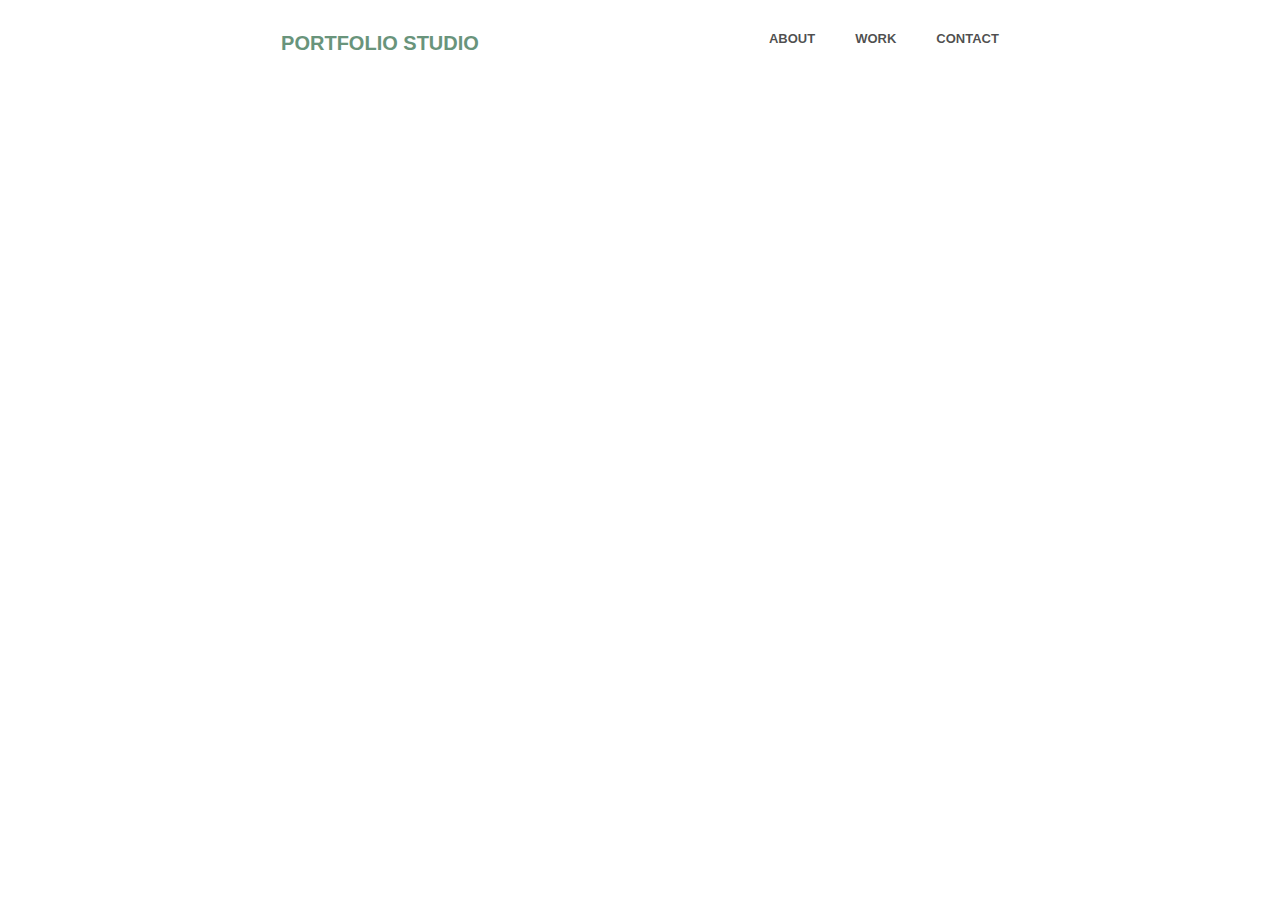
<file: about.html>
<!DOCTYPE HTML>
<html>
	<head>
	<meta charset="utf-8">
	<meta http-equiv="X-UA-Compatible" content="IE=edge">
	<title>Portfolio Studio - About</title>
	<meta name="viewport" content="width=device-width, initial-scale=1">
	<meta name="description" content="All images are made by Alga Studio " />
	<meta name="keywords" content="Interior desing portfolio" />
	<meta name="author" content="Nina Baldó Rousseau" />

	

  	<!-- Facebook and Twitter integration -->
	<meta property="og:title" content=""/>
	<meta property="og:image" content=""/>
	<meta property="og:url" content=""/>
	<meta property="og:site_name" content=""/>
	<meta property="og:description" content=""/>
	<meta name="twitter:title" content="" />
	<meta name="twitter:image" content="" />
	<meta name="twitter:url" content="" />
	<meta name="twitter:card" content="" />

	<!-- <link href="https://fonts.googleapis.com/css?family=Montserrat:400,700" rel="stylesheet"> -->
	<!-- <link href="https://fonts.googleapis.com/css?family=Playfair+Display:400,400i" rel="stylesheet"> -->
	
	<!-- Animate.css -->
	<link rel="stylesheet" href="css/animate.css">
	<!-- Icomoon Icon Fonts-->
	<link rel="stylesheet" href="css/icomoon.css">
	<!-- Bootstrap  -->
	<link rel="stylesheet" href="css/bootstrap.css">

	<!-- Flexslider  -->
	<link rel="stylesheet" href="css/flexslider.css">

	<!-- Owl Carousel  -->
	<link rel="stylesheet" href="css/owl.carousel.min.css">
	<link rel="stylesheet" href="css/owl.theme.default.min.css">

	<!-- Theme style  -->
	<link rel="stylesheet" href="css/style.css">

	<!-- Modernizr JS -->
	<script src="js/modernizr-2.6.2.min.js"></script>
	<!-- FOR IE9 below -->
	<!--[if lt IE 9]>
	<script src="js/respond.min.js"></script>
	<![endif]-->

	</head>
	

	
		
	
	<nav class="navbar" >
        <span class="navbar-toggle" id="js-navbar-toggle" >
            <i class="fas fa-bars"></i>
        </span>
        <a href="/index.html" class="logo">PORTFOLIO STUDIO</a>
        <ul class="main-nav" id="js-menu">
            <li>
                <a href="/about.html" class="nav-links">ABOUT</a>
            </li>
            <li>
                <a href="/work.html" class="nav-links">WORK</a>
            </li>
            <li>
                <a href="/contact.html" class="nav-links">CONTACT</a>
            </li>
           
        </ul>
    </nav>

<body>
<div class="backAbout">
	
	
	
	
	<div id="fh5co-about" style="padding-bottom:2rem">
		<div class="container">
			<div class="about-content">
				<div class="row animate-box">
					<div class="col-md-12">
						<div class="desc">
							<div id="GFG">
							<h2 class="about"style=" margin: top 2rem;rem;margin-bottom:10rem ; height:100%; text-align:  left;font-size:50px;papping:15% ;font-family:Poppins;" >We are always inspired on creating content with the fluidity of the path of sustainability</h2>
							
							

							
							<h3 style="font-family: popins; font-weight: 900; margin-top: 2rem;">History</h3>
							<p >Prototype Studio was created in 2015 by <b> John May </b>, <b> Francisca Palace </b> and <b> Bea Jameson </b>, graduated at interior design University of Pennsylvania</p> 
							 <div class="relative font-medium md:h-screen flex items-center content-center">
  </div>
                

						
						<div class="desc">
							<h3 style="font-family: popins; font-weight: 900; margin-top:2rem; ">Missión &amp; visión</h3>
							<p>The Studio focuses on the creation of realistic images in 3D format in order to provide the client with the most sincere closeness to their objectives.

                               The detail and perfectionism in our work gives us that much-needed confidence </p>
							
						</div>
         
			    
				 <img  style="width: 100%; border-color: transparent;"src="/images/Beige Interior Designer Logo copie.png">
					
			</div>
	
			
</div>

	
				


	

	<div class="gototop js-top">
		<a href="#" class="js-gotop"><i class="icon-arrow-up"></i></a>
	</div>
	


	
	<!-- jQuery -->
	<script src="js/jquery.min.js"></script>
	<!-- jQuery Easing -->
	<script src="js/jquery.easing.1.3.js"></script>
	<!-- Bootstrap -->
	<script src="js/bootstrap.min.js"></script>
	<!-- Waypoints -->
	<script src="js/jquery.waypoints.min.js"></script>
	<!-- Carousel -->
	<script src="js/owl.carousel.min.js"></script>
	<!-- countTo -->
	<script src="js/jquery.countTo.js"></script>
	<!-- Flexslider -->
	<script src="js/jquery.flexslider-min.js"></script>
	
	<!-- Main -->
	<script src="js/main.js"></script>
	<script src="js/navbar.js"></script>

	</body>
</html>
</file>
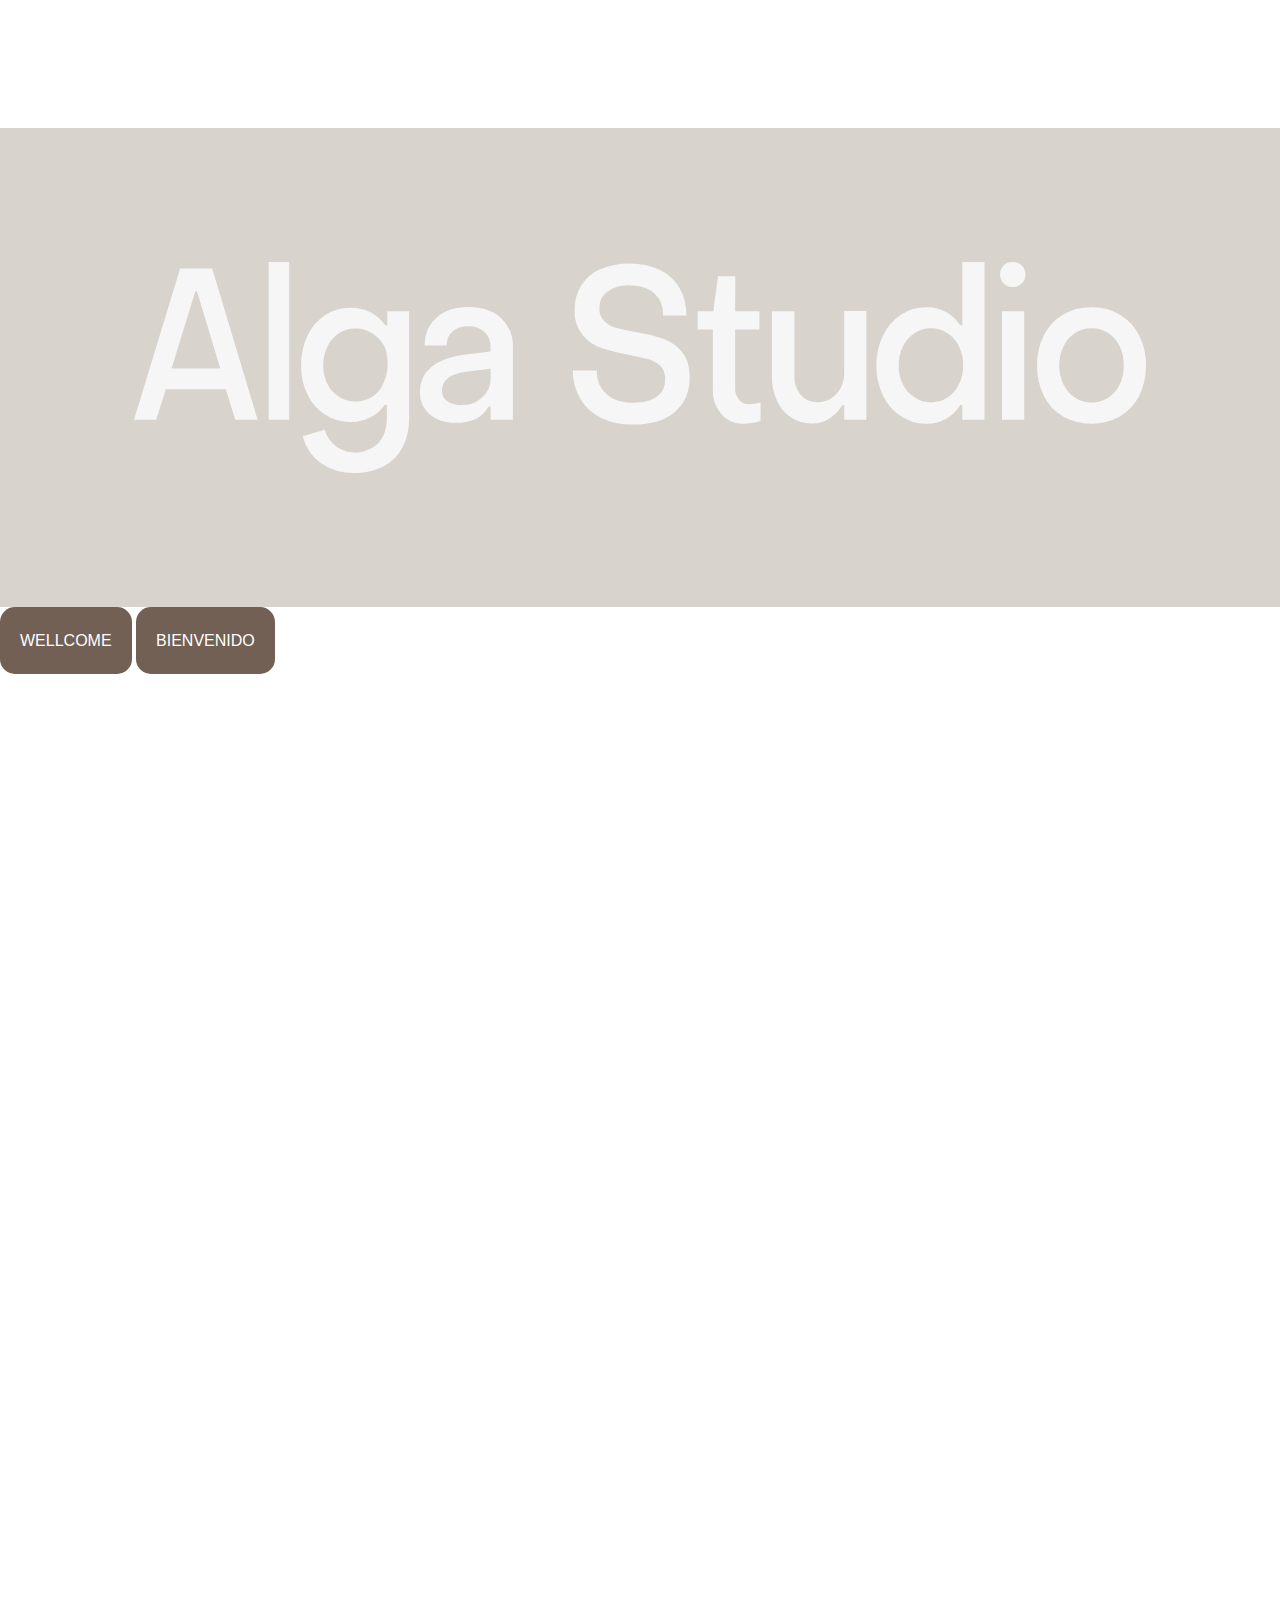
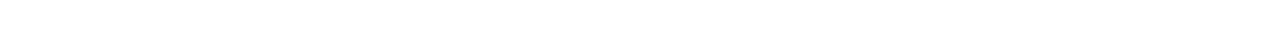
<file: Alga.html>
<!DOCTYPE HTML>
<html>
	<head>
	<meta charset="utf-8">
	<meta http-equiv="X-UA-Compatible" content="IE=edge">
	<title>Alga Studio</title>
	<meta name="viewport" content="width=device-width, initial-scale=1">
	<meta name="description" content="Free HTML5 Website Template by gettemplates.co" />
	<meta name="keywords" content="free website templates, free html5, free template, free bootstrap, free website template, html5, css3, mobile first, responsive" />
	<meta name="author" content="gettemplates.co" />



	<!-- <link href="https://fonts.googleapis.com/css?family=Montserrat:400,700" rel="stylesheet"> -->
	<!-- <link href="https://fonts.googleapis.com/css?family=Playfair+Display:400,400i" rel="stylesheet"> -->
	
	<!-- Animate.css -->
	<link rel="stylesheet" href="css/animate.css">
	<!-- Icomoon Icon Fonts-->
	<link rel="stylesheet" href="css/icomoon.css">
	<!-- Bootstrap  -->
	<link rel="stylesheet" href="css/bootstrap.css">

	<!-- Flexslider  -->
	<link rel="stylesheet" href="css/flexslider.css">

	<!-- Owl Carousel  -->
	<link rel="stylesheet" href="css/owl.carousel.min.css">
	<link rel="stylesheet" href="css/owl.theme.default.min.css">

	<!-- Theme style  -->
	<link rel="stylesheet" href="css/style.css">

	<!-- Modernizr JS -->
	<script src="js/modernizr-2.6.2.min.js"></script>
	<!-- FOR IE9 below -->
	<!--[if lt IE 9]>
	<script src="js/respond.min.js"></script>
	<![endif]-->

	</head>
	<body class="alga">

     <img src="/images/Imagen19-baja-web-1280x753.jpeg  " style="position:absolute;top:100%;left:100%;z-index:1">

    <img src="/images/logo/Alga-Studio_Logo_Mesa-de-trabajo-1-copia.svg"  style="margin-top: 10%; background-color:rgba(66, 42, 10, 0.205);  padding:5rem"  >
<div class="buttonsAlga">
	<button class="alga">WELLCOME</button>
	<button class="alga">BIENVENIDO</button>
</div>

     
       





</body>



 
	
	
	<!-- jQuery -->
	<script src="js/jquery.min.js"></script>
	<!-- jQuery Easing -->
	<script src="js/jquery.easing.1.3.js"></script>
	<!-- Bootstrap -->
	<script src="js/bootstrap.min.js"></script>
	<!-- Waypoints -->
	<script src="js/jquery.waypoints.min.js"></script>
	<!-- Carousel -->
	<script src="js/owl.carousel.min.js"></script>
	<!-- countTo -->
	<script src="js/jquery.countTo.js"></script>
	<!-- Flexslider -->
	<script src="js/jquery.flexslider-min.js"></script>
	<!-- Main -->
	<script src="js/main.js"></script>

	</body>
</html>
</file>
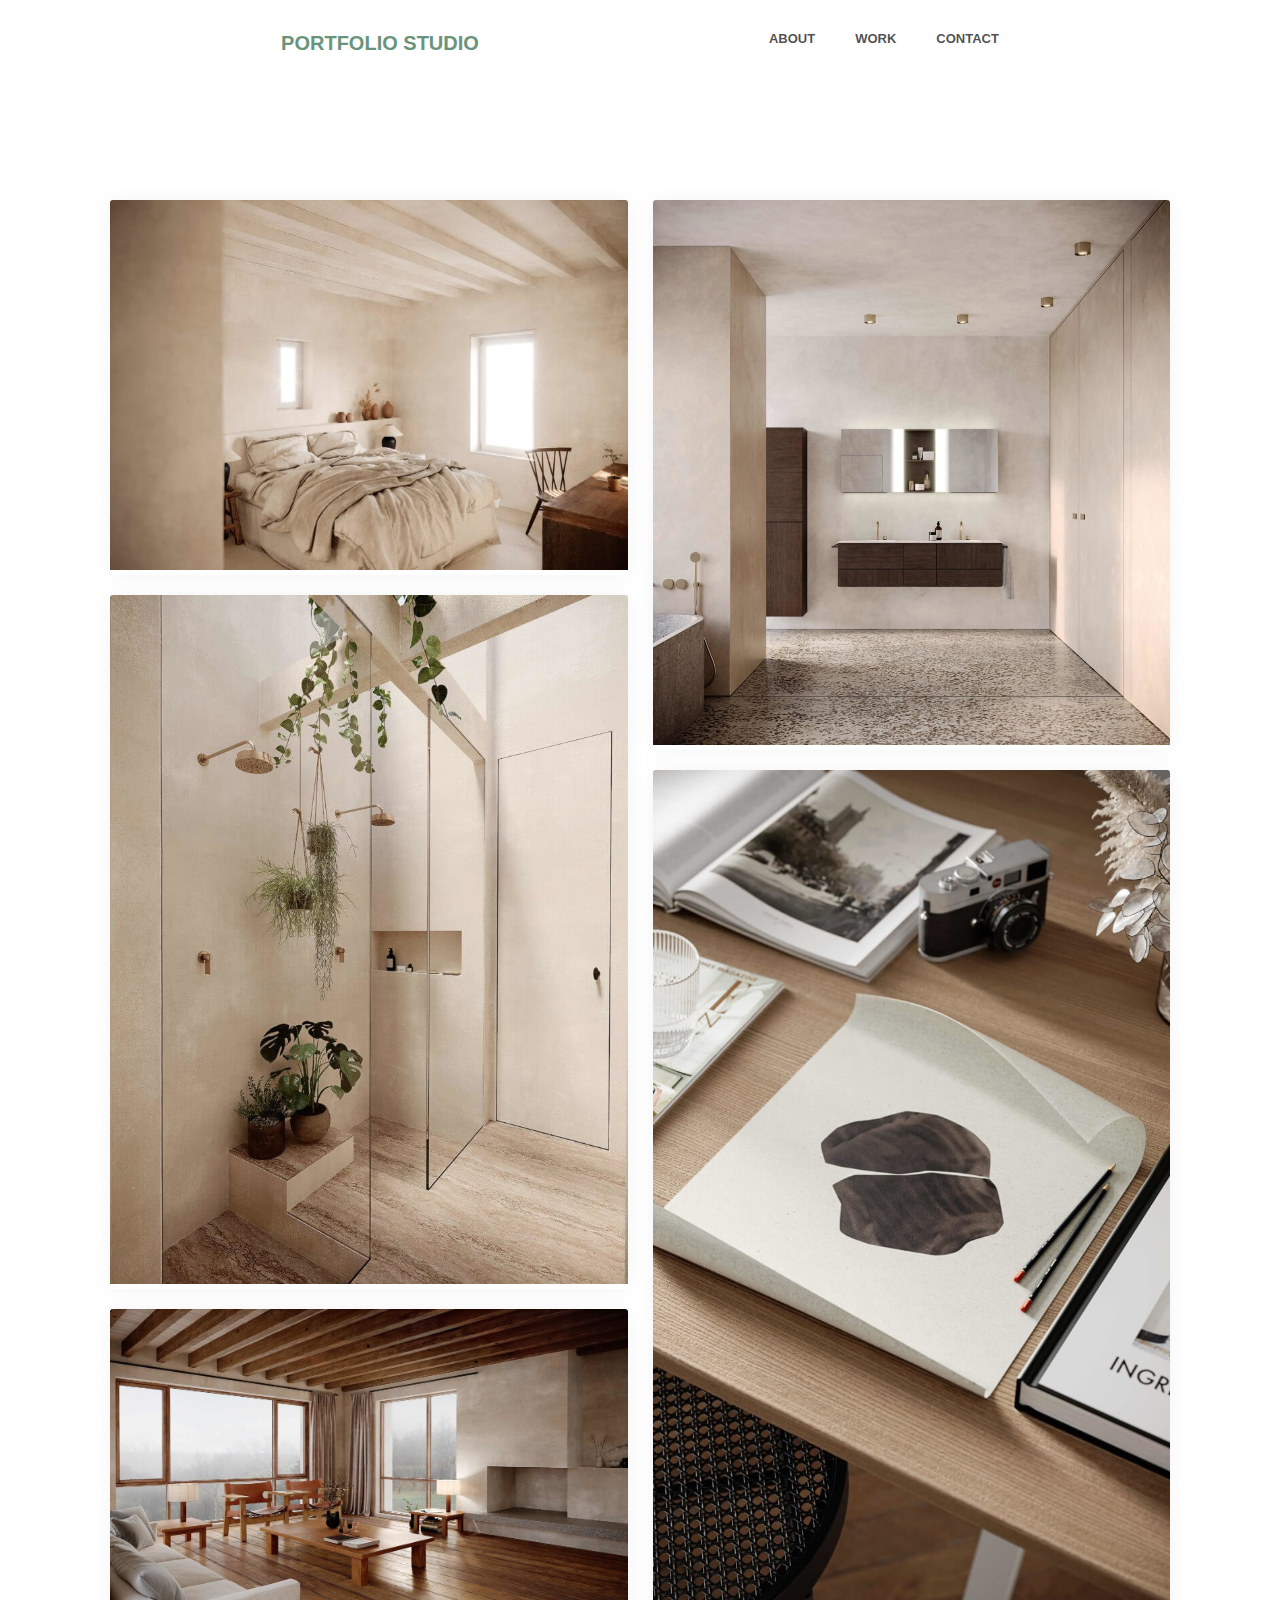
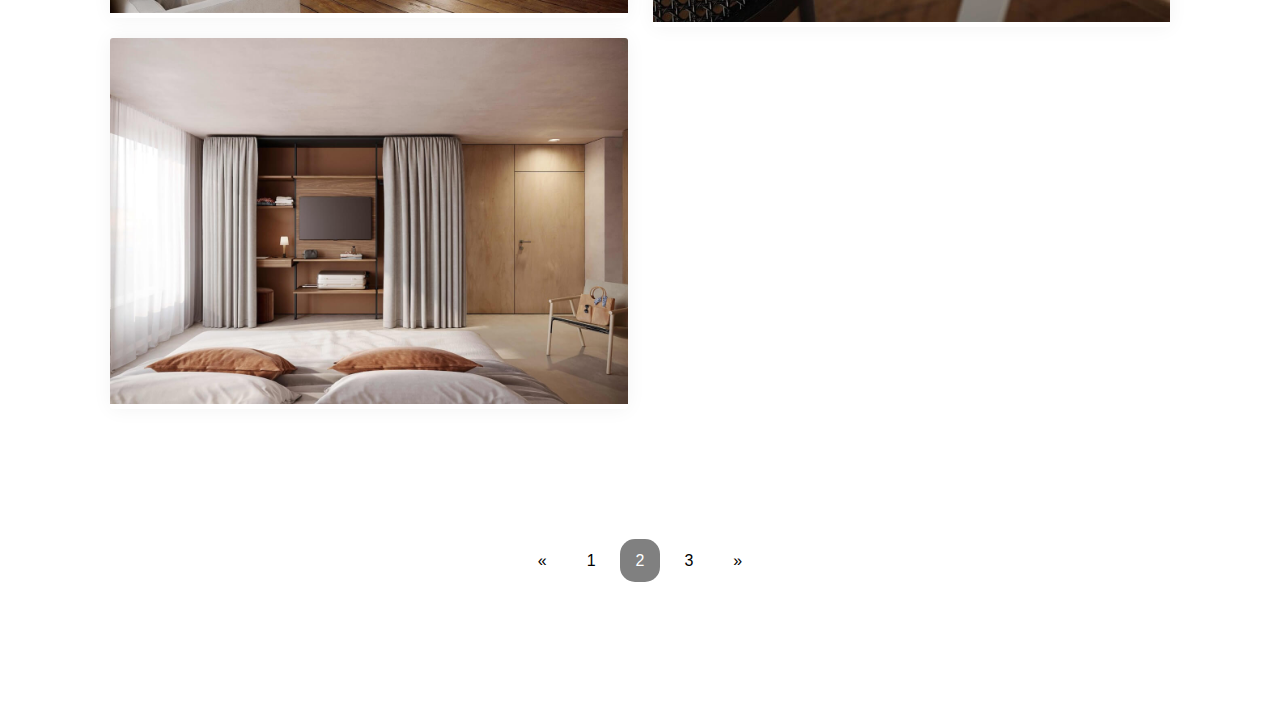
<file: work2.html>
<!DOCTYPE HTML>
<html>
	<head>
	<meta charset="utf-8">
	<meta http-equiv="X-UA-Compatible" content="IE=edge">
	<title>Portfolio Studio - Work</title>
	<meta name="viewport" content="width=device-width, initial-scale=1">
	<meta name="description" content="All images are made by Alga Studio " />
	<meta name="keywords" content="Interior desing portfolio" />
	<meta name="author" content="Nina Baldó Rousseau" />

	<!-- 
	//////////////////////////////////////////////////////

	

	//////////////////////////////////////////////////////
	 -->

  	<!-- Facebook and Twitter integration -->
	<meta property="og:title" content=""/>
	<meta property="og:image" content=""/>
	<meta property="og:url" content=""/>
	<meta property="og:site_name" content=""/>
	<meta property="og:description" content=""/>
	<meta name="twitter:title" content="" />
	<meta name="twitter:image" content="" />
	<meta name="twitter:url" content="" />
	<meta name="twitter:card" content="" />

	<!-- <link href="https://fonts.googleapis.com/css?family=Montserrat:400,700" rel="stylesheet"> -->
	<!-- <link href="https://fonts.googleapis.com/css?family=Playfair+Display:400,400i" rel="stylesheet"> -->
	
	<!-- Animate.css -->
	<link rel="stylesheet" href="css/animate.css">
	<!-- Icomoon Icon Fonts-->
	<link rel="stylesheet" href="css/icomoon.css">
	<!-- Bootstrap  -->
	<link rel="stylesheet" href="css/bootstrap.css">

	<!-- Flexslider  -->
	<link rel="stylesheet" href="css/flexslider.css">

	<!-- Owl Carousel  -->
	<link rel="stylesheet" href="css/owl.carousel.min.css">
	<link rel="stylesheet" href="css/owl.theme.default.min.css">

	<!-- Theme style  -->
	<link rel="stylesheet" href="css/style.css">

	<!-- Modernizr JS -->
	<script src="js/modernizr-2.6.2.min.js"></script>
	<!-- FOR IE9 below -->
	<!--[if lt IE 9]>
	<script src="js/respond.min.js"></script>
	<![endif]-->

	</head>
	
		
<nav class="navbar">
        <span class="navbar-toggle" id="js-navbar-toggle">
            <i class="fas fa-bars"></i>
        </span>
        <a href="/index.html" class="logo">PORTFOLIO STUDIO</a>
        <ul class="main-nav" id="js-menu">
            <li>
                <a href="/about.html" class="nav-links">ABOUT</a>
            </li>
            <li>
                <a href="/work.html" class="nav-links">WORK</a>
            </li>
            <li>
                <a href="/contact.html" class="nav-links">CONTACT</a>
            </li>
           
        </ul>
    </nav>
	<body>
	<div id="gallery">
  

	<div class="tiles"><a class="tile" href="#"><img src="images/Imagen12-baja-web-768x549.jpeg"loading="lazy"/>
    <div class="details"><span class="title">© Alga Studio</span><span class="info">Andrew Trotter</span></div></a></div>
	<div class="tiles"><a class="tile" href="#"><img src="images/Imagen15-baja-web-768x1022.jpeg"loading="lazy"/>
    <div class="details"><span class="title">© Alga Studio</span><span class="info">Andrew Trotter</span></div></a></div>
	<div class="tiles"><a class="tile" href="#"><img src="images/Imagen19-baja-web-1280x753.jpeg"loading="lazy"/>
    <div class="details"><span class="title">© Alga Studio</span><span class="info">Andrew Trotter</span></div></a></div>
	<div class="tiles"><a class="tile" href="#"><img src="images/Imagen24-baja-web-1280x905.jpeg"loading="lazy"/>
    <div class="details"><span class="title">© Alga Studio</span><span class="info">Mdhouse</span></div></a></div>
	<div class="tiles"><a class="tile" href="#"><img src="images/Imagen29-baja-web-1024x1078.jpeg"loading="lazy"/>
    <div class="details"><span class="title">© Alga Studio</span><span class="info">Burgbad</span></div></a></div>
	<div class="tiles"><a class="tile" href="#"><img src="images/Imagen35-baja-web-768x1264.jpeg"loading="lazy"/>
    <div class="details"><span class="title">© Alga Studio</span><span class="info">Aridi</span></div></a></div>

	</div>	
   
 

  <div class="centro" >
  <div class="pagination">
  <a href="/work.html">&laquo;</a>
  <a href="/work.html">1</a>
  <a href="/work2.html"class="active">2</a>
  <a href="/work3.html">3</a>
  
  <a href="/work3.html">&raquo;</a>
  </div>
</div>

<div class="gototop js-top">
		<a href="#" class="js-gotop"><i class="icon-arrow-up"></i></a>
	</div>


 
 
  

	<!-- jQuery -->
	<script src="js/jquery.min.js"></script>
	<!-- jQuery Easing -->
	<script src="js/jquery.easing.1.3.js"></script>
	<!-- Bootstrap -->
	<script src="js/bootstrap.min.js"></script>
	<!-- Waypoints -->
	<script src="js/jquery.waypoints.min.js"></script>
	<!-- Carousel -->
	<script src="js/owl.carousel.min.js"></script>
	<!-- countTo -->
	<script src="js/jquery.countTo.js"></script>
	<!-- Flexslider -->
	<script src="js/jquery.flexslider-min.js"></script>
	<!-- Main -->
	<script src="js/main.js"></script>
    <script src="js/navbar.js"></script>

	</body>
</html>
</file>
<file: css/icomoon.css>
@font-face {
  font-family: 'icomoon';
  src:  url('../fonts/icomoon/icomoon.eot?6iuir');
  src:  url('../fonts/icomoon/icomoon.eot?6iuir#iefix') format('embedded-opentype'),
    url('../fonts/icomoon/icomoon.ttf?6iuir') format('truetype'),
    url('../fonts/icomoon/icomoon.woff?6iuir') format('woff'),
    url('../fonts/icomoon/icomoon.svg?6iuir#icomoon') format('svg');
  font-weight: normal;
  font-style: normal;
}

[class^="icon-"], [class*=" icon-"] {
  /* use !important to prevent issues with browser extensions that change fonts */
  font-family: 'icomoon' !important;
  speak: none;
  font-style: normal;
  font-weight: normal;
  font-variant: normal;
  text-transform: none;
  line-height: 1;

  /* Better Font Rendering =========== */
  -webkit-font-smoothing: antialiased;
  -moz-osx-font-smoothing: grayscale;
}

.icon-eye:before {
  content: "\e000";
}
.icon-paper-clip:before {
  content: "\e001";
}
.icon-mail:before {
  content: "\e002";
}
.icon-toggle:before {
  content: "\e003";
}
.icon-layout:before {
  content: "\e004";
}
.icon-link:before {
  content: "\e005";
}
.icon-bell:before {
  content: "\e006";
}
.icon-lock:before {
  content: "\e007";
}
.icon-unlock:before {
  content: "\e008";
}
.icon-ribbon:before {
  content: "\e009";
}
.icon-image:before {
  content: "\e010";
}
.icon-signal:before {
  content: "\e011";
}
.icon-target:before {
  content: "\e012";
}
.icon-clipboard:before {
  content: "\e013";
}
.icon-clock:before {
  content: "\e014";
}
.icon-watch:before {
  content: "\e015";
}
.icon-air-play:before {
  content: "\e016";
}
.icon-camera:before {
  content: "\e017";
}
.icon-video:before {
  content: "\e018";
}
.icon-disc:before {
  content: "\e019";
}
.icon-printer:before {
  content: "\e020";
}
.icon-monitor:before {
  content: "\e021";
}
.icon-server:before {
  content: "\e022";
}
.icon-cog:before {
  content: "\e023";
}
.icon-heart:before {
  content: "\e024";
}
.icon-paragraph:before {
  content: "\e025";
}
.icon-align-justify:before {
  content: "\e026";
}
.icon-align-left:before {
  content: "\e027";
}
.icon-align-center:before {
  content: "\e028";
}
.icon-align-right:before {
  content: "\e029";
}
.icon-book:before {
  content: "\e030";
}
.icon-layers:before {
  content: "\e031";
}
.icon-stack:before {
  content: "\e032";
}
.icon-stack-2:before {
  content: "\e033";
}
.icon-paper:before {
  content: "\e034";
}
.icon-paper-stack:before {
  content: "\e035";
}
.icon-search:before {
  content: "\e036";
}
.icon-zoom-in:before {
  content: "\e037";
}
.icon-zoom-out:before {
  content: "\e038";
}
.icon-reply:before {
  content: "\e039";
}
.icon-circle-plus:before {
  content: "\e040";
}
.icon-circle-minus:before {
  content: "\e041";
}
.icon-circle-check:before {
  content: "\e042";
}
.icon-circle-cross:before {
  content: "\e043";
}
.icon-square-plus:before {
  content: "\e044";
}
.icon-square-minus:before {
  content: "\e045";
}
.icon-square-check:before {
  content: "\e046";
}
.icon-square-cross:before {
  content: "\e047";
}
.icon-microphone:before {
  content: "\e048";
}
.icon-record:before {
  content: "\e049";
}
.icon-skip-back:before {
  content: "\e050";
}
.icon-rewind:before {
  content: "\e051";
}
.icon-play:before {
  content: "\e052";
}
.icon-pause:before {
  content: "\e053";
}
.icon-stop:before {
  content: "\e054";
}
.icon-fast-forward:before {
  content: "\e055";
}
.icon-skip-forward:before {
  content: "\e056";
}
.icon-shuffle:before {
  content: "\e057";
}
.icon-repeat:before {
  content: "\e058";
}
.icon-folder:before {
  content: "\e059";
}
.icon-umbrella:before {
  content: "\e060";
}
.icon-moon:before {
  content: "\e061";
}
.icon-thermometer:before {
  content: "\e062";
}
.icon-drop:before {
  content: "\e063";
}
.icon-sun:before {
  content: "\e064";
}
.icon-cloud:before {
  content: "\e065";
}
.icon-cloud-upload:before {
  content: "\e066";
}
.icon-cloud-download:before {
  content: "\e067";
}
.icon-upload:before {
  content: "\e068";
}
.icon-download:before {
  content: "\e069";
}
.icon-location:before {
  content: "\e070";
}
.icon-location-2:before {
  content: "\e071";
}
.icon-map:before {
  content: "\e072";
}
.icon-battery:before {
  content: "\e073";
}
.icon-head:before {
  content: "\e074";
}
.icon-briefcase:before {
  content: "\e075";
}
.icon-speech-bubble:before {
  content: "\e076";
}
.icon-anchor:before {
  content: "\e077";
}
.icon-globe:before {
  content: "\e078";
}
.icon-box:before {
  content: "\e079";
}
.icon-reload:before {
  content: "\e080";
}
.icon-share:before {
  content: "\e081";
}
.icon-marquee:before {
  content: "\e082";
}
.icon-marquee-plus:before {
  content: "\e083";
}
.icon-marquee-minus:before {
  content: "\e084";
}
.icon-tag:before {
  content: "\e085";
}
.icon-power:before {
  content: "\e086";
}
.icon-command:before {
  content: "\e087";
}
.icon-alt:before {
  content: "\e088";
}
.icon-esc:before {
  content: "\e089";
}
.icon-bar-graph:before {
  content: "\e090";
}
.icon-bar-graph-2:before {
  content: "\e091";
}
.icon-pie-graph:before {
  content: "\e092";
}
.icon-star:before {
  content: "\e093";
}
.icon-arrow-left:before {
  content: "\e094";
}
.icon-arrow-right:before {
  content: "\e095";
}
.icon-arrow-up:before {
  content: "\e096";
}
.icon-arrow-down:before {
  content: "\e097";
}
.icon-volume:before {
  content: "\e098";
}
.icon-mute:before {
  content: "\e099";
}
.icon-content-right:before {
  content: "\e100";
}
.icon-content-left:before {
  content: "\e101";
}
.icon-grid:before {
  content: "\e102";
}
.icon-grid-2:before {
  content: "\e103";
}
.icon-columns:before {
  content: "\e104";
}
.icon-loader:before {
  content: "\e105";
}
.icon-bag:before {
  content: "\e106";
}
.icon-ban:before {
  content: "\e107";
}
.icon-flag:before {
  content: "\e108";
}
.icon-trash:before {
  content: "\e109";
}
.icon-expand:before {
  content: "\e110";
}
.icon-contract:before {
  content: "\e111";
}
.icon-maximize:before {
  content: "\e112";
}
.icon-minimize:before {
  content: "\e113";
}
.icon-plus:before {
  content: "\e114";
}
.icon-minus:before {
  content: "\e115";
}
.icon-check:before {
  content: "\e116";
}
.icon-cross:before {
  content: "\e117";
}
.icon-move:before {
  content: "\e118";
}
.icon-delete:before {
  content: "\e119";
}
.icon-menu:before {
  content: "\e120";
}
.icon-archive:before {
  content: "\e121";
}
.icon-inbox:before {
  content: "\e122";
}
.icon-outbox:before {
  content: "\e123";
}
.icon-file:before {
  content: "\e124";
}
.icon-file-add:before {
  content: "\e125";
}
.icon-file-subtract:before {
  content: "\e126";
}
.icon-help:before {
  content: "\e127";
}
.icon-open:before {
  content: "\e128";
}
.icon-ellipsis:before {
  content: "\e129";
}
.icon-add-to-list:before {
  content: "\e900";
}
.icon-classic-computer:before {
  content: "\e901";
}
.icon-controller-fast-backward:before {
  content: "\e902";
}
.icon-creative-commons-attribution:before {
  content: "\e903";
}
.icon-creative-commons-noderivs:before {
  content: "\e904";
}
.icon-creative-commons-noncommercial-eu:before {
  content: "\e905";
}
.icon-creative-commons-noncommercial-us:before {
  content: "\e906";
}
.icon-creative-commons-public-domain:before {
  content: "\e907";
}
.icon-creative-commons-remix:before {
  content: "\e908";
}
.icon-creative-commons-share:before {
  content: "\e909";
}
.icon-creative-commons-sharealike:before {
  content: "\e90a";
}
.icon-creative-commons:before {
  content: "\e90b";
}
.icon-document-landscape:before {
  content: "\e90c";
}
.icon-remove-user:before {
  content: "\e90d";
}
.icon-warning:before {
  content: "\e90e";
}
.icon-arrow-bold-down:before {
  content: "\e90f";
}
.icon-arrow-bold-left:before {
  content: "\e910";
}
.icon-arrow-bold-right:before {
  content: "\e911";
}
.icon-arrow-bold-up:before {
  content: "\e912";
}
.icon-arrow-down2:before {
  content: "\e913";
}
.icon-arrow-left2:before {
  content: "\e914";
}
.icon-arrow-long-down:before {
  content: "\e915";
}
.icon-arrow-long-left:before {
  content: "\e916";
}
.icon-arrow-long-right:before {
  content: "\e917";
}
.icon-arrow-long-up:before {
  content: "\e918";
}
.icon-arrow-right2:before {
  content: "\e919";
}
.icon-arrow-up2:before {
  content: "\e91a";
}
.icon-arrow-with-circle-down:before {
  content: "\e91b";
}
.icon-arrow-with-circle-left:before {
  content: "\e91c";
}
.icon-arrow-with-circle-right:before {
  content: "\e91d";
}
.icon-arrow-with-circle-up:before {
  content: "\e91e";
}
.icon-bookmark:before {
  content: "\e91f";
}
.icon-bookmarks:before {
  content: "\e920";
}
.icon-chevron-down:before {
  content: "\e921";
}
.icon-chevron-left:before {
  content: "\e922";
}
.icon-chevron-right:before {
  content: "\e923";
}
.icon-chevron-small-down:before {
  content: "\e924";
}
.icon-chevron-small-left:before {
  content: "\e925";
}
.icon-chevron-small-right:before {
  content: "\e926";
}
.icon-chevron-small-up:before {
  content: "\e927";
}
.icon-chevron-thin-down:before {
  content: "\e928";
}
.icon-chevron-thin-left:before {
  content: "\e929";
}
.icon-chevron-thin-right:before {
  content: "\e92a";
}
.icon-chevron-thin-up:before {
  content: "\e92b";
}
.icon-chevron-up:before {
  content: "\e92c";
}
.icon-chevron-with-circle-down:before {
  content: "\e92d";
}
.icon-chevron-with-circle-left:before {
  content: "\e92e";
}
.icon-chevron-with-circle-right:before {
  content: "\e92f";
}
.icon-chevron-with-circle-up:before {
  content: "\e930";
}
.icon-cloud2:before {
  content: "\e931";
}
.icon-controller-fast-forward:before {
  content: "\e932";
}
.icon-controller-jump-to-start:before {
  content: "\e933";
}
.icon-controller-next:before {
  content: "\e934";
}
.icon-controller-paus:before {
  content: "\e935";
}
.icon-controller-play:before {
  content: "\e936";
}
.icon-controller-record:before {
  content: "\e937";
}
.icon-controller-stop:before {
  content: "\e938";
}
.icon-controller-volume:before {
  content: "\e939";
}
.icon-dot-single:before {
  content: "\e93a";
}
.icon-dots-three-horizontal:before {
  content: "\e93b";
}
.icon-dots-three-vertical:before {
  content: "\e93c";
}
.icon-dots-two-horizontal:before {
  content: "\e93d";
}
.icon-dots-two-vertical:before {
  content: "\e93e";
}
.icon-download2:before {
  content: "\e93f";
}
.icon-emoji-flirt:before {
  content: "\e940";
}
.icon-flow-branch:before {
  content: "\e941";
}
.icon-flow-cascade:before {
  content: "\e942";
}
.icon-flow-line:before {
  content: "\e943";
}
.icon-flow-parallel:before {
  content: "\e944";
}
.icon-flow-tree:before {
  content: "\e945";
}
.icon-install:before {
  content: "\e946";
}
.icon-layers2:before {
  content: "\e947";
}
.icon-open-book:before {
  content: "\e948";
}
.icon-resize-100:before {
  content: "\e949";
}
.icon-resize-full-screen:before {
  content: "\e94a";
}
.icon-save:before {
  content: "\e94b";
}
.icon-select-arrows:before {
  content: "\e94c";
}
.icon-sound-mute:before {
  content: "\e94d";
}
.icon-sound:before {
  content: "\e94e";
}
.icon-trash2:before {
  content: "\e94f";
}
.icon-triangle-down:before {
  content: "\e950";
}
.icon-triangle-left:before {
  content: "\e951";
}
.icon-triangle-right:before {
  content: "\e952";
}
.icon-triangle-up:before {
  content: "\e953";
}
.icon-uninstall:before {
  content: "\e954";
}
.icon-upload-to-cloud:before {
  content: "\e955";
}
.icon-upload2:before {
  content: "\e956";
}
.icon-add-user:before {
  content: "\e957";
}
.icon-address:before {
  content: "\e958";
}
.icon-adjust:before {
  content: "\e959";
}
.icon-air:before {
  content: "\e95a";
}
.icon-aircraft-landing:before {
  content: "\e95b";
}
.icon-aircraft-take-off:before {
  content: "\e95c";
}
.icon-aircraft:before {
  content: "\e95d";
}
.icon-align-bottom:before {
  content: "\e95e";
}
.icon-align-horizontal-middle:before {
  content: "\e95f";
}
.icon-align-left2:before {
  content: "\e960";
}
.icon-align-right2:before {
  content: "\e961";
}
.icon-align-top:before {
  content: "\e962";
}
.icon-align-vertical-middle:before {
  content: "\e963";
}
.icon-archive2:before {
  content: "\e964";
}
.icon-area-graph:before {
  content: "\e965";
}
.icon-attachment:before {
  content: "\e966";
}
.icon-awareness-ribbon:before {
  content: "\e967";
}
.icon-back-in-time:before {
  content: "\e968";
}
.icon-back:before {
  content: "\e969";
}
.icon-bar-graph2:before {
  content: "\e96a";
}
.icon-battery2:before {
  content: "\e96b";
}
.icon-beamed-note:before {
  content: "\e96c";
}
.icon-bell2:before {
  content: "\e96d";
}
.icon-blackboard:before {
  content: "\e96e";
}
.icon-block:before {
  content: "\e96f";
}
.icon-book2:before {
  content: "\e970";
}
.icon-bowl:before {
  content: "\e971";
}
.icon-box2:before {
  content: "\e972";
}
.icon-briefcase2:before {
  content: "\e973";
}
.icon-browser:before {
  content: "\e974";
}
.icon-brush:before {
  content: "\e975";
}
.icon-bucket:before {
  content: "\e976";
}
.icon-cake:before {
  content: "\e977";
}
.icon-calculator:before {
  content: "\e978";
}
.icon-calendar:before {
  content: "\e979";
}
.icon-camera2:before {
  content: "\e97a";
}
.icon-ccw:before {
  content: "\e97b";
}
.icon-chat:before {
  content: "\e97c";
}
.icon-check2:before {
  content: "\e97d";
}
.icon-circle-with-cross:before {
  content: "\e97e";
}
.icon-circle-with-minus:before {
  content: "\e97f";
}
.icon-circle-with-plus:before {
  content: "\e980";
}
.icon-circle:before {
  content: "\e981";
}
.icon-circular-graph:before {
  content: "\e982";
}
.icon-clapperboard:before {
  content: "\e983";
}
.icon-clipboard2:before {
  content: "\e984";
}
.icon-clock2:before {
  content: "\e985";
}
.icon-code:before {
  content: "\e986";
}
.icon-cog2:before {
  content: "\e987";
}
.icon-colours:before {
  content: "\e988";
}
.icon-compass:before {
  content: "\e989";
}
.icon-copy:before {
  content: "\e98a";
}
.icon-credit-card:before {
  content: "\e98b";
}
.icon-credit:before {
  content: "\e98c";
}
.icon-cross2:before {
  content: "\e98d";
}
.icon-cup:before {
  content: "\e98e";
}
.icon-cw:before {
  content: "\e98f";
}
.icon-cycle:before {
  content: "\e990";
}
.icon-database:before {
  content: "\e991";
}
.icon-dial-pad:before {
  content: "\e992";
}
.icon-direction:before {
  content: "\e993";
}
.icon-document:before {
  content: "\e994";
}
.icon-documents:before {
  content: "\e995";
}
.icon-drink:before {
  content: "\e996";
}
.icon-drive:before {
  content: "\e997";
}
.icon-drop2:before {
  content: "\e998";
}
.icon-edit:before {
  content: "\e999";
}
.icon-email:before {
  content: "\e99a";
}
.icon-emoji-happy:before {
  content: "\e99b";
}
.icon-emoji-neutral:before {
  content: "\e99c";
}
.icon-emoji-sad:before {
  content: "\e99d";
}
.icon-erase:before {
  content: "\e99e";
}
.icon-eraser:before {
  content: "\e99f";
}
.icon-export:before {
  content: "\e9a0";
}
.icon-eye2:before {
  content: "\e9a1";
}
.icon-feather:before {
  content: "\e9a2";
}
.icon-flag2:before {
  content: "\e9a3";
}
.icon-flash:before {
  content: "\e9a4";
}
.icon-flashlight:before {
  content: "\e9a5";
}
.icon-flat-brush:before {
  content: "\e9a6";
}
.icon-folder-images:before {
  content: "\e9a7";
}
.icon-folder-music:before {
  content: "\e9a8";
}
.icon-folder-video:before {
  content: "\e9a9";
}
.icon-folder2:before {
  content: "\e9aa";
}
.icon-forward:before {
  content: "\e9ab";
}
.icon-funnel:before {
  content: "\e9ac";
}
.icon-game-controller:before {
  content: "\e9ad";
}
.icon-gauge:before {
  content: "\e9ae";
}
.icon-globe2:before {
  content: "\e9af";
}
.icon-graduation-cap:before {
  content: "\e9b0";
}
.icon-grid2:before {
  content: "\e9b1";
}
.icon-hair-cross:before {
  content: "\e9b2";
}
.icon-hand:before {
  content: "\e9b3";
}
.icon-heart-outlined:before {
  content: "\e9b4";
}
.icon-heart2:before {
  content: "\e9b5";
}
.icon-help-with-circle:before {
  content: "\e9b6";
}
.icon-help2:before {
  content: "\e9b7";
}
.icon-home:before {
  content: "\e9b8";
}
.icon-hour-glass:before {
  content: "\e9b9";
}
.icon-image-inverted:before {
  content: "\e9ba";
}
.icon-image2:before {
  content: "\e9bb";
}
.icon-images:before {
  content: "\e9bc";
}
.icon-inbox2:before {
  content: "\e9bd";
}
.icon-infinity:before {
  content: "\e9be";
}
.icon-info-with-circle:before {
  content: "\e9bf";
}
.icon-info:before {
  content: "\e9c0";
}
.icon-key:before {
  content: "\e9c1";
}
.icon-keyboard:before {
  content: "\e9c2";
}
.icon-lab-flask:before {
  content: "\e9c3";
}
.icon-landline:before {
  content: "\e9c4";
}
.icon-language:before {
  content: "\e9c5";
}
.icon-laptop:before {
  content: "\e9c6";
}
.icon-leaf:before {
  content: "\e9c7";
}
.icon-level-down:before {
  content: "\e9c8";
}
.icon-level-up:before {
  content: "\e9c9";
}
.icon-lifebuoy:before {
  content: "\e9ca";
}
.icon-light-bulb:before {
  content: "\e9cb";
}
.icon-light-down:before {
  content: "\e9cc";
}
.icon-light-up:before {
  content: "\e9cd";
}
.icon-line-graph:before {
  content: "\e9ce";
}
.icon-link2:before {
  content: "\e9cf";
}
.icon-list:before {
  content: "\e9d0";
}
.icon-location-pin:before {
  content: "\e9d1";
}
.icon-location2:before {
  content: "\e9d2";
}
.icon-lock-open:before {
  content: "\e9d3";
}
.icon-lock2:before {
  content: "\e9d4";
}
.icon-log-out:before {
  content: "\e9d5";
}
.icon-login:before {
  content: "\e9d6";
}
.icon-loop:before {
  content: "\e9d7";
}
.icon-magnet:before {
  content: "\e9d8";
}
.icon-magnifying-glass:before {
  content: "\e9d9";
}
.icon-mail2:before {
  content: "\e9da";
}
.icon-man:before {
  content: "\e9db";
}
.icon-map2:before {
  content: "\e9dc";
}
.icon-mask:before {
  content: "\e9dd";
}
.icon-medal:before {
  content: "\e9de";
}
.icon-megaphone:before {
  content: "\e9df";
}
.icon-menu2:before {
  content: "\e9e0";
}
.icon-message:before {
  content: "\e9e1";
}
.icon-mic:before {
  content: "\e9e2";
}
.icon-minus2:before {
  content: "\e9e3";
}
.icon-mobile:before {
  content: "\e9e4";
}
.icon-modern-mic:before {
  content: "\e9e5";
}
.icon-moon2:before {
  content: "\e9e6";
}
.icon-mouse:before {
  content: "\e9e7";
}
.icon-music:before {
  content: "\e9e8";
}
.icon-network:before {
  content: "\e9e9";
}
.icon-new-message:before {
  content: "\e9ea";
}
.icon-new:before {
  content: "\e9eb";
}
.icon-news:before {
  content: "\e9ec";
}
.icon-note:before {
  content: "\e9ed";
}
.icon-notification:before {
  content: "\e9ee";
}
.icon-old-mobile:before {
  content: "\e9ef";
}
.icon-old-phone:before {
  content: "\e9f0";
}
.icon-palette:before {
  content: "\e9f1";
}
.icon-paper-plane:before {
  content: "\e9f2";
}
.icon-pencil:before {
  content: "\e9f3";
}
.icon-phone:before {
  content: "\e9f4";
}
.icon-pie-chart:before {
  content: "\e9f5";
}
.icon-pin:before {
  content: "\e9f6";
}
.icon-plus2:before {
  content: "\e9f7";
}
.icon-popup:before {
  content: "\e9f8";
}
.icon-power-plug:before {
  content: "\e9f9";
}
.icon-price-ribbon:before {
  content: "\e9fa";
}
.icon-price-tag:before {
  content: "\e9fb";
}
.icon-print:before {
  content: "\e9fc";
}
.icon-progress-empty:before {
  content: "\e9fd";
}
.icon-progress-full:before {
  content: "\e9fe";
}
.icon-progress-one:before {
  content: "\e9ff";
}
.icon-progress-two:before {
  content: "\ea00";
}
.icon-publish:before {
  content: "\ea01";
}
.icon-quote:before {
  content: "\ea02";
}
.icon-radio:before {
  content: "\ea03";
}
.icon-reply-all:before {
  content: "\ea04";
}
.icon-reply2:before {
  content: "\ea05";
}
.icon-retweet:before {
  content: "\ea06";
}
.icon-rocket:before {
  content: "\ea07";
}
.icon-round-brush:before {
  content: "\ea08";
}
.icon-rss:before {
  content: "\ea09";
}
.icon-ruler:before {
  content: "\ea0a";
}
.icon-scissors:before {
  content: "\ea0b";
}
.icon-share-alternitive:before {
  content: "\ea0c";
}
.icon-share2:before {
  content: "\ea0d";
}
.icon-shareable:before {
  content: "\ea0e";
}
.icon-shield:before {
  content: "\ea0f";
}
.icon-shop:before {
  content: "\ea10";
}
.icon-shopping-bag:before {
  content: "\ea11";
}
.icon-shopping-basket:before {
  content: "\ea12";
}
.icon-shopping-cart:before {
  content: "\ea13";
}
.icon-shuffle2:before {
  content: "\ea14";
}
.icon-signal2:before {
  content: "\ea15";
}
.icon-sound-mix:before {
  content: "\ea16";
}
.icon-sports-club:before {
  content: "\ea17";
}
.icon-spreadsheet:before {
  content: "\ea18";
}
.icon-squared-cross:before {
  content: "\ea19";
}
.icon-squared-minus:before {
  content: "\ea1a";
}
.icon-squared-plus:before {
  content: "\ea1b";
}
.icon-star-outlined:before {
  content: "\ea1c";
}
.icon-star2:before {
  content: "\ea1d";
}
.icon-stopwatch:before {
  content: "\ea1e";
}
.icon-suitcase:before {
  content: "\ea1f";
}
.icon-swap:before {
  content: "\ea20";
}
.icon-sweden:before {
  content: "\ea21";
}
.icon-switch:before {
  content: "\ea22";
}
.icon-tablet:before {
  content: "\ea23";
}
.icon-tag2:before {
  content: "\ea24";
}
.icon-text-document-inverted:before {
  content: "\ea25";
}
.icon-text-document:before {
  content: "\ea26";
}
.icon-text:before {
  content: "\ea27";
}
.icon-thermometer2:before {
  content: "\ea28";
}
.icon-thumbs-down:before {
  content: "\ea29";
}
.icon-thumbs-up:before {
  content: "\ea2a";
}
.icon-thunder-cloud:before {
  content: "\ea2b";
}
.icon-ticket:before {
  content: "\ea2c";
}
.icon-time-slot:before {
  content: "\ea2d";
}
.icon-tools:before {
  content: "\ea2e";
}
.icon-traffic-cone:before {
  content: "\ea2f";
}
.icon-tree:before {
  content: "\ea30";
}
.icon-trophy:before {
  content: "\ea31";
}
.icon-tv:before {
  content: "\ea32";
}
.icon-typing:before {
  content: "\ea33";
}
.icon-unread:before {
  content: "\ea34";
}
.icon-untag:before {
  content: "\ea35";
}
.icon-user:before {
  content: "\ea36";
}
.icon-users:before {
  content: "\ea37";
}
.icon-v-card:before {
  content: "\ea38";
}
.icon-video2:before {
  content: "\ea39";
}
.icon-vinyl:before {
  content: "\ea3a";
}
.icon-voicemail:before {
  content: "\ea3b";
}
.icon-wallet:before {
  content: "\ea3c";
}
.icon-water:before {
  content: "\ea3d";
}
.icon-px-with-circle:before {
  content: "\ea3e";
}
.icon-px:before {
  content: "\ea3f";
}
.icon-basecamp:before {
  content: "\ea40";
}
.icon-behance:before {
  content: "\ea41";
}
.icon-creative-cloud:before {
  content: "\ea42";
}
.icon-dropbox:before {
  content: "\ea43";
}
.icon-evernote:before {
  content: "\ea44";
}
.icon-flattr:before {
  content: "\ea45";
}
.icon-foursquare:before {
  content: "\ea46";
}
.icon-google-drive:before {
  content: "\ea47";
}
.icon-google-hangouts:before {
  content: "\ea48";
}
.icon-grooveshark:before {
  content: "\ea49";
}
.icon-icloud:before {
  content: "\ea4a";
}
.icon-mixi:before {
  content: "\ea4b";
}
.icon-onedrive:before {
  content: "\ea4c";
}
.icon-paypal:before {
  content: "\ea4d";
}
.icon-picasa:before {
  content: "\ea4e";
}
.icon-qq:before {
  content: "\ea4f";
}
.icon-rdio-with-circle:before {
  content: "\ea50";
}
.icon-renren:before {
  content: "\ea51";
}
.icon-scribd:before {
  content: "\ea52";
}
.icon-sina-weibo:before {
  content: "\ea53";
}
.icon-skype-with-circle:before {
  content: "\ea54";
}
.icon-skype:before {
  content: "\ea55";
}
.icon-slideshare:before {
  content: "\ea56";
}
.icon-smashing:before {
  content: "\ea57";
}
.icon-soundcloud:before {
  content: "\ea58";
}
.icon-spotify-with-circle:before {
  content: "\ea59";
}
.icon-spotify:before {
  content: "\ea5a";
}
.icon-swarm:before {
  content: "\ea5b";
}
.icon-vine-with-circle:before {
  content: "\ea5c";
}
.icon-vine:before {
  content: "\ea5d";
}
.icon-vk-alternitive:before {
  content: "\ea5e";
}
.icon-vk-with-circle:before {
  content: "\ea5f";
}
.icon-vk:before {
  content: "\ea60";
}
.icon-xing-with-circle:before {
  content: "\ea61";
}
.icon-xing:before {
  content: "\ea62";
}
.icon-yelp:before {
  content: "\ea63";
}
.icon-dribbble-with-circle:before {
  content: "\ea64";
}
.icon-dribbble:before {
  content: "\ea65";
}
.icon-facebook-with-circle:before {
  content: "\ea66";
}
.icon-facebook:before {
  content: "\ea67";
}
.icon-flickr-with-circle:before {
  content: "\ea68";
}
.icon-flickr:before {
  content: "\ea69";
}
.icon-github-with-circle:before {
  content: "\ea6a";
}
.icon-github:before {
  content: "\ea6b";
}
.icon-google-with-circle:before {
  content: "\ea6c";
}
.icon-google:before {
  content: "\ea6d";
}
.icon-instagram-with-circle:before {
  content: "\ea6e";
}
.icon-instagram:before {
  content: "\ea6f";
}
.icon-lastfm-with-circle:before {
  content: "\ea70";
}
.icon-lastfm:before {
  content: "\ea71";
}
.icon-linkedin-with-circle:before {
  content: "\ea72";
}
.icon-linkedin:before {
  content: "\ea73";
}
.icon-pinterest-with-circle:before {
  content: "\ea74";
}
.icon-pinterest:before {
  content: "\ea75";
}
.icon-rdio:before {
  content: "\ea76";
}
.icon-stumbleupon-with-circle:before {
  content: "\ea77";
}
.icon-stumbleupon:before {
  content: "\ea78";
}
.icon-tumblr-with-circle:before {
  content: "\ea79";
}
.icon-tumblr:before {
  content: "\ea7a";
}
.icon-twitter-with-circle:before {
  content: "\ea7b";
}
.icon-twitter:before {
  content: "\ea7c";
}
.icon-vimeo-with-circle:before {
  content: "\ea7d";
}
.icon-vimeo:before {
  content: "\ea7e";
}
.icon-youtube-with-circle:before {
  content: "\ea7f";
}
.icon-youtube:before {
  content: "\ea80";
}
</file>
<file: css/style.css>
@font-face {
  font-family: "Montserrat", Arial, sans-serif;
  src: url("../fonts/icomoon/icomoon.eot?srf3rx");
  src: url("../fonts/icomoon/icomoon.eot?srf3rx#iefix") format("embedded-opentype"), url("../fonts/icomoon/icomoon.ttf?srf3rx") format("truetype"), url("../fonts/icomoon/icomoon.woff?srf3rx") format("woff"), url("../fonts/icomoon/icomoon.svg?srf3rx#icomoon") format("svg");
  font-weight: normal;
  font-style: normal;
}
/* =======================================================
*
* 	Template Style 
*
* ======================================================= */
body {
  font-family:"Montserrat", Arial, sans-serif;
  font-weight:lighter;
  font-size: 16px;
  line-height: 1.7;
  color: #000000;
  background: #fff;
  cursor:auto;



}

#page {
  position: relative;
  overflow-x: hidden;
  width: 100%;
  height: 100%;
  -webkit-transition: 0.5s;
  -o-transition: 0.5s;
  transition: 0.5s;
}
.offcanvas #page {
  overflow: hidden;
  position: absolute;
}
.offcanvas #page:after {
  -webkit-transition: 2s;
  -o-transition: 2s;
  transition: 2s;
  position: absolute;
  top: 0;
  right: 0;
  bottom: 0;
  left: 0;
  z-index: 101;
  background: rgba(0, 0, 0, 0.7);
  content: "";
}

a {
  color: #7a6a7a;
  -webkit-transition: 0.5s;
  -o-transition: 0.5s;
  transition: 0.5s;
}
a:hover, a:active, a:focus {
  color: #7a6a7a;
  outline: none;
  text-decoration: none;
}

p {
  margin-bottom: 20px;
}

h1, h2, h3, h4, h5, h6, figure {
  color: #000;
  font-family: "Montserrat", Arial, sans-serif;
  font-weight:lighter;
  margin: 0 0 20px 0;
}

::-webkit-selection {
  color: #fff;
  background: #7a6a7a;
}

::-moz-selection {
  color: #fff;
  background: #7a6a7a;
}

::selection {
  color: #fff;
  background: #7a6a7a;
}

.fh5co-nav {
  padding: 18px 0;
  background: #fff;
}
@media screen and (max-width: 768px) {
  .fh5co-nav {
    padding: 20px 0;
  }
}
.fh5co-nav #fh5co-logo {
  font-size: 20px;
  margin: 0;
  padding: 0;
  text-transform: uppercase;
  font-weight: bold;
  
  font-family: "Montserrat", Arial, sans-serif;
}
.fh5co-nav a {
  padding: 5px 10px;
  color:rgb(241, 143, 85);
}
@media screen and (max-width: 768px) {
  .fh5co-nav {
    display: none;
  }
}
.fh5co-nav .menu-2 li.search {
  float: left;
  width: 83%;
  font-family: "Playfair Display", serif;
  -webkit-transition: 0.3s;
  -o-transition: 0.3s;
  transition: 0.3s;
  padding: 0;
  margin: -5px 0 0 0;
}
.fh5co-nav .menu-2 li input[type=text] {
  padding: 6px 10px;
  width: 40%;
  border: none;
  float: right;
  font-size: 13px;
  margin-top: 4px;
  -webkit-transition: 0.3s;
  -o-transition: 0.3s;
  transition: 0.3s;
}
.fh5co-nav .menu-2 li input[type=text]:focus {
  width: 100%;
  outline: none;
  border-bottom: 1px solid rgba(0, 0, 0, 0.1);
}
.fh5co-nav .menu-2 li button {
  margin-top: 4px;
  padding: 5px;
  background: transparent;
  border: none;
}
.fh5co-nav .menu-2 li button i {
  color: rgba(0, 0, 0, 0.5);
}
.fh5co-nav .menu-2 li button:hover, .fh5co-nav .menu-2 li button:focus {
  background: transparent !important;
}
.fh5co-nav .menu-2 li button:hover i, .fh5co-nav .menu-2 li button:focus i {
  color: black;
}
.fh5co-nav .menu-2 li.shopping-cart {
  float: right;
}
.fh5co-nav .menu-2 li a.cart {
  color: black;
}
.fh5co-nav .menu-2 li a.cart span {
  position: relative;
}
.fh5co-nav .menu-2 li a.cart span small {
  position: absolute;
  top: -20px;
  right: -15px;
  padding: 10px 6px;
  line-height: 0;
  font-size: 11px;
  background: #7a6a7a;
  color: white;
  -webkit-border-radius: 50%;
  -moz-border-radius: 50%;
  -ms-border-radius: 50%;
  border-radius: 50%;
}
.fh5co-nav ul {
  padding: 0;
  margin: 0;
}
.fh5co-nav ul li {
  padding: 0;
  margin: 0;
  list-style: none;
  display: inline-block;
  font-family: "Montserrat", Arial, sans-serif;
}
.fh5co-nav ul li a {
  font-size: 13px;
  padding: 30px 10px;
  text-transform: uppercase;
  color: rgba(0, 0, 0, 0.5);
  -webkit-transition: 0.5s;
  -o-transition: 0.5s;
  transition: 0.5s;
}
.fh5co-nav ul li a:hover, .fh5co-nav ul li a:focus, .fh5co-nav ul li a:active {
  color: black;
}
.fh5co-nav ul li a.cart {
  color: black;
}
.fh5co-nav ul li a.cart span {
  position: relative;
}
.fh5co-nav ul li a.cart span small {
  position: absolute;
  top: -20px;
  right: -15px;
  padding: 10px 6px;
  line-height: 0;
  font-size: 11px;
  background: #7a6a7a;
  color: white;
  -webkit-border-radius: 50%;
  -moz-border-radius: 50%;
  -ms-border-radius: 50%;
  border-radius: 50%;
}
.fh5co-nav ul li.has-dropdown {
  position: relative;
}
.fh5co-nav ul li.has-dropdown .dropdown {
  width: 150px;
  -webkit-box-shadow: 0px 14px 33px -9px rgba(0, 0, 0, 0.75);
  -moz-box-shadow: 0px 14px 33px -9px rgba(0, 0, 0, 0.75);
  box-shadow: 0px 14px 33px -9px rgba(0, 0, 0, 0.75);
  z-index: 1002;
  visibility: hidden;
  opacity: 0;
  position: absolute;
  top: 40px;
  left: 0;
  text-align: left;
  background: #000;
  padding: 20px;
  -webkit-border-radius: 4px;
  -moz-border-radius: 4px;
  -ms-border-radius: 4px;
  border-radius: 4px;
  -webkit-transition: 0s;
  -o-transition: 0s;
  transition: 0s;
}
.fh5co-nav ul li.has-dropdown .dropdown:before {
  bottom: 100%;
  left: 40px;
  border: solid transparent;
  content: " ";
  height: 0;
  width: 0;
  position: absolute;
  pointer-events: none;
  border-bottom-color: #000;
  border-width: 8px;
  margin-left: -8px;
}
.fh5co-nav ul li.has-dropdown .dropdown li {
  display: block;
  margin-bottom: 7px;
}
.fh5co-nav ul li.has-dropdown .dropdown li:last-child {
  margin-bottom: 0;
}
.fh5co-nav ul li.has-dropdown .dropdown li a {
  padding: 2px 0;
  display: block;
  color: #999999;
  line-height: 1.2;
  text-transform: none;
  font-size: 15px;
}
.fh5co-nav ul li.has-dropdown .dropdown li a:hover {
  color: #fff;
}
.fh5co-nav ul li.has-dropdown:hover a, .fh5co-nav ul li.has-dropdown:focus a {
  color: #000;
}
.fh5co-nav ul li.active > a {
  color: #000 !important;
}
.fh5co-nav ul li .form-group {
  border: 1px solid red;
  width: 100%;
}

#fh5co-hero {
  min-height: 700px;
  background: #fff url(../images/loader.gif) no-repeat center center;
}
#fh5co-hero .btn {
  font-size: 24px;
}
#fh5co-hero .btn.btn-primary {
  padding: 14px 30px !important;
}
#fh5co-hero .flexslider {
  border: none;
  z-index: 1;
  margin-bottom: 0;
}
#fh5co-hero .flexslider .slides {
  position: relative;
  overflow: hidden;
}
#fh5co-hero .flexslider .slides li {
  background-repeat: no-repeat;
  background-size: cover;
  background-position: center center;
  min-height: 700px;
}
#fh5co-hero .flexslider .flex-control-nav {
  bottom: 40px;
  z-index: 1000;
}
#fh5co-hero .flexslider .flex-control-nav li a {
  background: rgba(5, 5, 5, 0.507);
  box-shadow: none;
  width: 12px;
  height: 12px;
  cursor: pointer;
}
#fh5co-hero .flexslider .flex-control-nav li a.flex-active {
  cursor: pointer !important;
  background: rgba(255, 255, 255, 0.7);
}
#fh5co-hero .flexslider .flex-direction-nav {
  display: none;
}
#fh5co-hero .flexslider .slider-text {
  display: table;
  opacity: 0;
  min-height: 700px;
}
#fh5co-hero .flexslider .slider-text > .slider-text-inner {
  display: table-cell;
  vertical-align: middle;
  min-height: 700px;
}
#fh5co-hero .flexslider .slider-text > .slider-text-inner h2 {
  font-size: 24px;
  font-weight: 400;
  color: rgb(255, 255, 255);
  text-transform: uppercase;
  letter-spacing: 2px;
}
@media screen and (max-width: 768px) {
  #fh5co-hero .flexslider .slider-text > .slider-text-inner h2 {
    font-size: 30px;
  }
}
#fh5co-hero .flexslider .slider-text > .slider-text-inner .desc {
  background: rgba(0, 0, 0, 0.5);
  padding: 20px;
  border-radius: 15px;
}


#fh5co-hero .flexslider .slider-text > .slider-text-inner .fh5co-lead {
  font-size: 20px;
  color: rgb(253, 253, 253);
}
#fh5co-hero .flexslider .slider-text > .slider-text-inner .fh5co-lead .icon-heart {
  color: #d9534f;
}

#fh5co-header,
#fh5co-counter,
.fh5co-bg {
  background-size: cover;
  background-position: top center;
  background-repeat: no-repeat;
  position: relative;
}

.fh5co-bg {
  background-size: cover;
  background-position: center center;
  position: relative;
  width: 100%;
  float: left;
  position: relative;
}

#fh5co-counter {
  height: 500px;
}
#fh5co-counter .display-t,
#fh5co-counter .display-tc {
  height: 500px;
  display: table;
  width: 100%;
}
@media screen and (max-width: 992px) {
  #fh5co-counter {
    height: inherit;
    padding: 7em 0;
  }
  #fh5co-counter .display-t,
  #fh5co-counter .display-tc {
    height: inherit;
  }
}
@media screen and (max-width: 768px) {
  #fh5co-counter {
    height: inherit;
    padding: 7em 0;
  }
  #fh5co-counter .display-t,
  #fh5co-counter .display-tc {
    height: inherit;
  }
}

.fh5co-cover {
  height: 800px;
  background-size: cover;
  background-position: top center;
  background-repeat: no-repeat;
  position: relative;
  float: left;
  width: 100%;
}
.fh5co-cover .overlay {
  z-index: 0;
  position: absolute;
  bottom: 0;
  top: 0;
  left: 0;
  right: 0;
  background: rgba(0, 0, 0, 0.2);
}
.fh5co-cover > .fh5co-container {
  position: relative;
  z-index: 10;
}
@media screen and (max-width: 768px) {
  .fh5co-cover {
    height: 600px;
  }
}
.fh5co-cover .display-t,
.fh5co-cover .display-tc {
  z-index: 9;
  height: 900px;
  display: table;
  width: 100%;
}
@media screen and (max-width: 768px) {
  .fh5co-cover .display-t,
  .fh5co-cover .display-tc {
    height: 600px;
  }
}
.fh5co-cover.fh5co-cover-sm {
  height: 600px;
}
@media screen and (max-width: 768px) {
  .fh5co-cover.fh5co-cover-sm {
    height: 400px;
  }
}
.fh5co-cover.fh5co-cover-sm .display-t,
.fh5co-cover.fh5co-cover-sm .display-tc {
  height: 600px;
  display: table;
  width: 100%;
}
@media screen and (max-width: 768px) {
  .fh5co-cover.fh5co-cover-sm .display-t,
  .fh5co-cover.fh5co-cover-sm .display-tc {
    height: 400px;
  }
}

.about-content {
  margin-bottom: 7em;
}
.about-content img {
  border: 1px solid rgba(0, 0, 0, 0.05);
  padding: 10px;
}
.about-content .desc {
  margin-bottom: 3em;
}

.fh5co-staff {
  text-align: center;
  margin-bottom: 30px;
}
.fh5co-staff img {
  width: 170px;
  margin-bottom: 20px;
  -webkit-border-radius: 50%;
  -moz-border-radius: 50%;
  -ms-border-radius: 50%;
  border-radius: 50%;
}
.fh5co-staff h3 {
  font-size: 24px;
  margin-bottom: 5px;
}
.fh5co-staff p {
  margin-bottom: 30px;
}
.fh5co-staff .role {
  color: #bfbfbf;
  margin-bottom: 30px;
  font-weight: normal;
  display: block;
}

.fh5co-social-icons {
  margin: 0;
  padding: 0;
}
.fh5co-social-icons li {
  margin: 0;
  padding: 0;
  list-style: none;
  display: -moz-inline-stack;
  display: inline-block;
  zoom: 1;
  *display: inline;
}
.fh5co-social-icons li a {
  display: -moz-inline-stack;
  display: inline-block;
  zoom: 1;
  *display: inline;
  color: #535251;
  padding-left: 10px;
  padding-right: 10px;
}
.fh5co-social-icons li a i {
  font-size: 20px;
}

.fh5co-contact-info ul {
  padding: 0;
  margin: 0;
}
.fh5co-contact-info ul li {
  padding: 0 0 0 40px;
  margin: 0 0 30px 0;
  list-style: none;
  position: relative;
}
.fh5co-contact-info ul li:before {
  color: #7a6a7a;
  position: absolute;
  left: 0;
  top: .05em;
  font-family: 'icomoon';
  speak: none;
  font-style: normal;
  font-weight: normal;
  font-variant: normal;
  text-transform: none;
  line-height: 1;
  /* Better Font Rendering =========== */
  -webkit-font-smoothing: antialiased;
  -moz-osx-font-smoothing: grayscale;
}
.fh5co-contact-info ul li.address:before {
  font-size: 30px;
  content: "\e9d1";
}
.fh5co-contact-info ul li.phone:before {
  font-size: 23px;
  content: "\e9f4";
}
.fh5co-contact-info ul li.email:before {
  font-size: 23px;
  content: "\e9da";
}
.fh5co-contact-info ul li.url:before {
  font-size: 23px;
  content: "\e9af";
}

#fh5co-header .display-tc,
#fh5co-counter .display-tc,
.fh5co-cover .display-tc {
  display: table-cell !important;
  vertical-align: middle;
}
#fh5co-header .display-tc h1, #fh5co-header .display-tc h2,
#fh5co-counter .display-tc h1,
#fh5co-counter .display-tc h2,
.fh5co-cover .display-tc h1,
.fh5co-cover .display-tc h2 {
  margin: 0;
  padding: 0;
  color: white;
}
#fh5co-header .display-tc h1,
#fh5co-counter .display-tc h1,
.fh5co-cover .display-tc h1 {
  margin-bottom: 0px;
  font-size: 60px;
  line-height: 1.5;
  text-transform: uppercase;
  font-weight: 700;
}
@media screen and (max-width: 768px) {
  #fh5co-header .display-tc h1,
  #fh5co-counter .display-tc h1,
  .fh5co-cover .display-tc h1 {
    font-size: 40px;
    
  }
  
}
#fh5co-header .display-tc h2,
#fh5co-counter .display-tc h2,
.fh5co-cover .display-tc h2 {
  font-size: 20px;
  line-height: 1.5;
  margin-bottom: 30px;
  font-family: "Playfair Display", serif;
}
#fh5co-header .display-tc h2 a,
#fh5co-counter .display-tc h2 a,
.fh5co-cover .display-tc h2 a {
  color: rgba(255, 255, 255, 0.7);
  border-bottom: 1px solid rgba(255, 255, 255, 0.6);
}
#fh5co-header .display-tc .btn,
#fh5co-counter .display-tc .btn,
.fh5co-cover .display-tc .btn {
  padding: 15px 30px;
  background: #7a6a7a !important;
  color: #fff;
  border: none !important;
  font-size: 18px;
  text-transform: uppercase;
}
#fh5co-header .display-tc .btn:hover,
#fh5co-counter .display-tc .btn:hover,
.fh5co-cover .display-tc .btn:hover {
  background: #7a6a7a !important;
  -webkit-box-shadow: 0px 14px 30px -15px rgba(0, 0, 0, 0.75) !important;
  -moz-box-shadow: 0px 14px 30px -15px rgba(0, 0, 0, 0.75) !important;
  box-shadow: 0px 14px 30px -15px rgba(0, 0, 0, 0.75) !important;
}
#fh5co-header .display-tc .form-inline .form-group,
#fh5co-counter .display-tc .form-inline .form-group,
.fh5co-cover .display-tc .form-inline .form-group {
  width: 100% !important;
  margin-bottom: 10px;
}
#fh5co-header .display-tc .form-inline .form-group .form-control,
#fh5co-counter .display-tc .form-inline .form-group .form-control,
.fh5co-cover .display-tc .form-inline .form-group .form-control {
  width: 100%;
  background: #fff;
  border: none;
}

#fh5co-counter {
  text-align: center;
}
#fh5co-counter .counter {
  font-size: 50px;
  margin-bottom: 10px;
  color: #000;
  font-weight: 100;
  display: block;
}
#fh5co-counter .counter-label {
  margin-bottom: 0;
  text-transform: uppercase;
  color: rgba(0, 0, 0, 0.5);
  letter-spacing: 1px;
  font-family: "Montserrat", Arial, sans-serif;
}
#fh5co-counter .feature-center {
  padding: 40px 20px;
  background: rgba(255, 255, 255, 0.8);
}
@media screen and (max-width: 768px) {
  #fh5co-counter .feature-center {
    margin-bottom: 50px;
  }
}
#fh5co-counter .icon {
  width: 70px;
  height: 70px;
  text-align: center;
  background: #797979;
  -webkit-box-shadow: 0px 14px 30px -15px rgba(0, 0, 0, 0.75);
  -moz-box-shadow: 0px 14px 30px -15px rgba(0, 0, 0, 0.75);
  box-shadow: 0px 14px 30px -15px rgba(0, 0, 0, 0.75);
  margin-bottom: 20px;
}
#fh5co-counter .icon i {
  height: 70px;
  color: #fff;
}
#fh5co-counter .icon i:before {
  display: block;
  text-align: center;
  margin-left: 3px;
}

.fh5co-bg-section {
  background: rgba(0, 0, 0, 0.05);
}

#fh5co-services,
#fh5co-started,
#fh5co-testimonial,
#fh5co-started,
#fh5co-product,
#fh5co-about,
#fh5co-contact { 
  font-weight: 500;
  margin-top: 0;
  padding-top: 0;
}
#fh5co-footer {
  padding: 7em 0;
  clear: both;
}
@media screen and (max-width: 768px) {
  #fh5co-services,
  #fh5co-started,
  #fh5co-testimonial,
  #fh5co-started,
  #fh5co-product,
  #fh5co-contact,
  #fh5co-footer {
    padding: 3em ;
    padding-left: 3em;
  }
}

.feature-center {
  padding-left: 20px;
  padding-right: 20px;
  float: left;
  width: 100%;
  margin-bottom: 40px;
}
@media screen and (max-width: 768px) {
  .feature-center {
    margin-bottom: 50px;
    
    
  }
}
.feature-center .desc {
  padding-left: 180px;
}
.feature-center .icon {
  width: 90px;
  height: 90px;
  background: #000000a2;
  display: table;
  text-align: center;
  margin: 0 auto 30px auto;
  -webkit-border-radius: 50%;
  -moz-border-radius: 50%;
  -ms-border-radius: 50%;
  border-radius: 50%;
}
.feature-center .icon i {
  display: table-cell;
  vertical-align: middle;
  height: 90px;
  font-size: 40px;
  line-height: 40px;
  color: #fff;
}
.feature-center p, .feature-center h3 {
  margin-bottom: 30px;
}
.feature-center h3 {
  text-transform: uppercase;
  font-size: 15px;
  letter-spacing: 1px;
  font-weight: 600;
}

.product {
  margin-bottom: 40px;
}
.product .product-grid {
  background-size: cover;
  background-position: top center;
  background-repeat: no-repeat;
  position: relative;
  height: 350px;
  margin-bottom: 20px;
  -webkit-transition: 0.3s;
  -o-transition: 0.3s;
  transition: 0.3s;
}
.product .product-grid .sale {
  position: absolute;
  top: 10px;
  left: 10px;
  padding: 10px;
  z-index: 100;
  background: #7a6a7a;
  color: #fff;
  -webkit-border-radius: 50%;
  -moz-border-radius: 50%;
  -ms-border-radius: 50%;
  border-radius: 50%;
}
.product .product-grid .inner {
  display: table;
  height: 350px;
  width: 100%;
  opacity: 0;
  background: rgba(0, 0, 0, 0.3);
  -webkit-transition: 0.3s;
  -o-transition: 0.3s;
  transition: 0.3s;
}
@media screen and (max-width: 768px) {
  .product .product-grid .inner {
    opacity: 1;
    background: transparent;
  }
}
.product .product-grid .inner p {
  display: table-cell;
  vertical-align: middle;
}
.product .product-grid .inner p .icon {
  padding: 7px 10px;
  color: #fff;
  background: #7a6a7a;
}
.product .product-grid .inner p .icon:hover, .product .product-grid .inner p .icon:focus {
  color: #7a6a7a;
  background: #fff;
}
.product .desc h3 {
  font-size: 14px;
  text-transform: uppercase;
  margin-bottom: 5px;
  font-weight: bold;
  line-height: 24px;
}
.product .desc h3 a {
  color: #000;
}
.product .desc .price {
  
  text-transform: uppercase;
}
.product:hover .product-grid, .product:focus .product-grid {
  -webkit-box-shadow: 0px 10px 24px -7px rgba(0, 0, 0, 0.35);
  -moz-box-shadow: 0px 10px 24px -7px rgba(0, 0, 0, 0.35);
  -ms-box-shadow: 0px 10px 24px -7px rgba(0, 0, 0, 0.35);
  -o-box-shadow: 0px 10px 24px -7px rgba(0, 0, 0, 0.35);
  box-shadow: 0px 10px 24px -7px rgba(0, 0, 0, 0.35);
}
.product:hover .inner, .product:focus .inner {
  opacity: 1;
}
.product:hover .desc h3 a, .product:focus .desc h3 a {
  color: #7a6a7a;
}

.product-carousel {
  margin-bottom: 7em;
}

.fh5co-tabs .fh5co-tab-nav {
  clear: both;
  margin: 0 0 3em 0;
  padding: 3px;
  float: left;
  width: 100%;
  background: #f2f2f2;
  -webkit-border-radius: 4px;
  -moz-border-radius: 4px;
  -ms-border-radius: 4px;
  border-radius: 4px;
}
.fh5co-tabs .fh5co-tab-nav li {
  float: left;
  margin: 0;
  padding: 0;
  width: 33.33%;
  text-align: center;
  list-style: none;
  display: -moz-inline-stack;
  display: inline-block;
  zoom: 1;
  *display: inline;
}

.sticky {
  position: fixed;
  top: 0;
  width: 100%;
}

.sticky + .content {
  padding-top: 60px;
}

.fh5co-tabs .fh5co-tab-nav li .icon {
  font-size: 30px;
}
.fh5co-tabs .fh5co-tab-nav li a {
  padding: 20px;
  width: 100%;
  float: left;
  -webkit-border-radius: 4px;
  -moz-border-radius: 4px;
  -ms-border-radius: 4px;
  border-radius: 4px;
  color: #b3b3b3;
}
.fh5co-tabs .fh5co-tab-nav li a:hover {
  color: #4d4d4d;
}
.fh5co-tabs .fh5co-tab-nav li.active a {
  background: #fff;
  color: #7a6a7a;
}
.fh5co-tabs .fh5co-tab-content-wrap {
  clear: both;
  position: relative;
  top: 70px;
}
.fh5co-tabs .fh5co-tab-content-wrap .tab-content {
  position: absolute;
  top: 0;
  left: 0;
  width: 100%;
  opacity: 0;
  visibility: hidden;
}
.fh5co-tabs .fh5co-tab-content-wrap .tab-content.active {
  opacity: 1;
  visibility: visible;
}
.fh5co-tabs .fh5co-tab-content-wrap .tab-content .price {
  letter-spacing: 2px;
  border: 2px solid #7a6a7a;
  display: inline-block;
  margin-bottom: 20px;
  padding: 7px 20px 10px 20px;
}
.fh5co-tabs .fh5co-tab-content-wrap ul {
  padding: 0;
  margin: 0;
  margin-bottom: 3em;
}
.fh5co-tabs .fh5co-tab-content-wrap ul li {
  list-style: none;
  margin-bottom: 20px;
  position: relative;
  padding-left: 30px;
}
.fh5co-tabs .fh5co-tab-content-wrap ul li:before {
  font-family: 'icomoon';
  position: absolute;
  top: 0;
  left: 0;
  content: '\e116';
}
.fh5co-tabs .fh5co-tab-content-wrap .feed {
  width: 100%;
  float: left;
  margin-bottom: 7em;
}
.fh5co-tabs .fh5co-tab-content-wrap .feed > div {
  width: 100%;
  float: left;
  margin-bottom: 1em;
}
.fh5co-tabs .fh5co-tab-content-wrap .feed > div blockquote {
  border-left: 0;
  padding: 20px;
  background: rgba(0, 0, 0, 0.04);
}
.fh5co-tabs .fh5co-tab-content-wrap .feed > div h3 {
  font-family: "Playfair Display", serif;
  font-size: 18px;
  display: inline-block;
  padding-right: 20px;
}
.fh5co-tabs .fh5co-tab-content-wrap .feed > div .rate {
  color: #ffba00;
}
.fh5co-tabs .icon-xlg {
  font-size: 400px;
  margin-bottom: 30px;
  text-align: center;
}
@media screen and (max-width: 768px) {
  .fh5co-tabs .icon-xlg {
    font-size: 300px;
  }
}
@media screen and (max-width: 480px) {
  .fh5co-tabs .icon-xlg {
    font-size: 200px;
  }
}
.fh5co-tabs .icon-xlg i {
  color: #7a6a7a;
}

.fh5co-heading {
  margin-bottom: 5em;
}
.fh5co-heading.fh5co-heading-sm {
  margin-bottom: 2em;
}
.fh5co-heading h2 {
  font-size: 24px;
  margin-bottom: 20px;
  line-height: 1.5;
  font-weight: bold;
  text-transform: uppercase;
  letter-spacing: 1px;
  color: #000;
}
.fh5co-heading p {
  font-size: 18px;
  line-height: 1.5;
  color: #828282;
}
.fh5co-heading span {
  display: block;
  margin-bottom: 10px;
  text-transform: uppercase;
  font-size: 12px;
  letter-spacing: 2px;
  font-family: "Montserrat", Arial, sans-serif;
}

#fh5co-testimonial {
  background: #efefef;
}
#fh5co-testimonial .testimony-slide {
  text-align: center;
}
#fh5co-testimonial .testimony-slide span {
  font-size: 12px;
  text-transform: uppercase;
  letter-spacing: 2px;
  font-weight: 700;
  display: block;
}
#fh5co-testimonial .testimony-slide figure {
  margin-bottom: 10px;
  display: -moz-inline-stack;
  display: inline-block;
  zoom: 1;
  *display: inline;
}
#fh5co-testimonial .testimony-slide figure img {
  width: 100px;
  -webkit-border-radius: 50%;
  -moz-border-radius: 50%;
  -ms-border-radius: 50%;
  border-radius: 50%;
}
#fh5co-testimonial .testimony-slide blockquote {
  border: none;
  margin: 30px auto;
  width: 50%;
  position: relative;
  padding: 0;
}
@media screen and (max-width: 992px) {
  #fh5co-testimonial .testimony-slide blockquote {
    width: 100%;
  }
}
#fh5co-testimonial .arrow-thumb {
  position: absolute;
  top: 40%;
  display: block;
  width: 100%;
}
#fh5co-testimonial .arrow-thumb a {
  font-size: 32px;
  color: #dadada;
}
#fh5co-testimonial .arrow-thumb a:hover, #fh5co-testimonial .arrow-thumb a:focus, #fh5co-testimonial .arrow-thumb a:active {
  text-decoration: none;
}

#fh5co-started {
  background: #7a6a7a;
}
#fh5co-started .fh5co-heading h2 {
  color: #fff;
  margin-bottom: 20px !important;
}
#fh5co-started .fh5co-heading p {
  color: rgba(255, 255, 255, 0.6);
}
#fh5co-started .form-control {
  background: rgba(255, 255, 255, 0.2);
  border: none !important;
  color: #fff;
  font-size: 16px !important;
  width: 100%;
  -webkit-transition: 0.5s;
  -o-transition: 0.5s;
  transition: 0.5s;
}
#fh5co-started .form-control::-webkit-input-placeholder {
  color: #fff;
}
#fh5co-started .form-control:-moz-placeholder {
  /* Firefox 18- */
  color: #fff;
}
#fh5co-started .form-control::-moz-placeholder {
  /* Firefox 19+ */
  color: #fff;
}
#fh5co-started .form-control:-ms-input-placeholder {
  color: #fff;
}
#fh5co-started .form-control:focus {
  background: rgba(255, 255, 255, 0.3);
}
#fh5co-started .btn {
  height: 54px;
  border: none !important;
  background: rgba(0, 0, 0, 0.8);
  color: #fff;
  font-size: 16px;
  text-transform: uppercase;
  font-weight: 400;
  padding-left: 50px;
  padding-right: 50px;
}
#fh5co-started .form-inline .form-group {
  width: 100% !important;
  margin-bottom: 10px;
}
#fh5co-started .form-inline .form-group .form-control {
  width: 100%;
}

#fh5co-footer {
  background: #efefef;
}
#fh5co-footer .fh5co-footer-links {
  padding: 0;
  margin: 0;
}
#fh5co-footer .fh5co-footer-links li {
  padding: 0;
  margin: 0;
  list-style: none;
}
#fh5co-footer .fh5co-footer-links li a {
  color: #000;
  text-decoration: none;
}
#fh5co-footer .fh5co-footer-links li a:hover {
  text-decoration: underline;
}
#fh5co-footer .fh5co-widget {
  margin-bottom: 30px;
}
@media screen and (max-width: 768px) {
  #fh5co-footer .fh5co-widget {
    text-align: left;
  }
}
#fh5co-footer .fh5co-widget h3 {
  margin-bottom: 15px;
  font-weight: bold;
  font-size: 15px;
  letter-spacing: 2px;
  text-transform: uppercase;
}
#fh5co-footer .copyright .block {
  display: block;
}


#fh5co-offcanvas {
  position: absolute;
  z-index: 1901;
  width: 270px;
  background: black;
  top: 0;
  right: 0;
  top: 0;
  bottom: 0;
  padding: 45px 40px 40px 40px;
  overflow-y: auto;
  display: none;
  -moz-transform: translateX(270px);
  -webkit-transform: translateX(270px);
  -ms-transform: translateX(270px);
  -o-transform: translateX(270px);
  transform: translateX(270px);
  -webkit-transition: 0.5s;
  -o-transition: 0.5s;
  transition: 0.5s;
}
@media screen and (max-width: 768px) {
  #fh5co-offcanvas {
    display: block;
  }
}
.offcanvas #fh5co-offcanvas {
  -moz-transform: translateX(0px);
  -webkit-transform: translateX(0px);
  -ms-transform: translateX(0px);
  -o-transform: translateX(0px);
  transform: translateX(0px);
}
#fh5co-offcanvas a {
  color: rgba(255, 255, 255, 0.5);
}
#fh5co-offcanvas a:hover {
  color: rgba(255, 255, 255, 0.8);
}
#fh5co-offcanvas ul {
  padding: 0;
  margin: 0;
}
#fh5co-offcanvas ul li {
  padding: 0;
  margin: 0;
  list-style: none;
}
#fh5co-offcanvas ul li.search {
  float: left;
  width: 100%;
  font-family: "Playfair Display", serif;
  -webkit-transition: 0.3s;
  -o-transition: 0.3s;
  transition: 0.3s;
  padding: 0;
  margin: 5px 0 0 0;
}
#fh5co-offcanvas ul li input[type=text] {
  padding: 6px 10px;
  width: 100%;
  border: 1px solid rgba(255, 255, 255, 0.1);
  float: right;
  font-size: 13px;
  margin-top: 4px;
  background: transparent;
  -webkit-transition: 0.3s;
  -o-transition: 0.3s;
  transition: 0.3s;
}
#fh5co-offcanvas ul li input[type=text]:focus {
  width: 100%;
  outline: none;
}
#fh5co-offcanvas ul li button {
  margin-top: 4px;
  padding: 6px;
  background: rgba(255, 255, 255, 0.1);
  border: 1px solid rgba(255, 255, 255, 0.1);
  margin-left: 1px;
}
#fh5co-offcanvas ul li button i {
  color: rgba(255, 255, 255, 0.5);
}
#fh5co-offcanvas ul li button:hover, #fh5co-offcanvas ul li button:focus {
  background: transparent !important;
}
#fh5co-offcanvas ul li button:hover i, #fh5co-offcanvas ul li button:focus i {
  color: white;
}
#fh5co-offcanvas ul li.shopping-cart {
  float: left;
}
#fh5co-offcanvas ul li a.cart {
  display: block;
  margin-top: 30px;
  color: rgba(255, 255, 255, 0.5);
}
#fh5co-offcanvas ul li a.cart span {
  position: relative;
}
#fh5co-offcanvas ul li a.cart span small {
  position: absolute;
  top: -20px;
  right: -15px;
  padding: 10px 6px;
  line-height: 0;
  font-size: 11px;
  background: #7a6a7a;
  color: white;
  -webkit-border-radius: 50%;
  -moz-border-radius: 50%;
  -ms-border-radius: 50%;
  border-radius: 50%;
}
#fh5co-offcanvas ul li > ul {
  padding-left: 20px;
  display: none;
}
#fh5co-offcanvas ul li.offcanvas-has-dropdown > a {
  display: block;
  position: relative;
}
#fh5co-offcanvas ul li.offcanvas-has-dropdown > a:after {
  position: absolute;
  right: 0px;
  font-family: 'icomoon';
  speak: none;
  font-style: normal;
  font-weight: normal;
  font-variant: normal;
  text-transform: none;
  line-height: 1;
  /* Better Font Rendering =========== */
  -webkit-font-smoothing: antialiased;
  -moz-osx-font-smoothing: grayscale;
  content: "\e921";
  font-size: 20px;
  color: rgba(255, 255, 255, 0.2);
  -webkit-transition: 0.5s;
  -o-transition: 0.5s;
  transition: 0.5s;
}
#fh5co-offcanvas ul li.offcanvas-has-dropdown.active a:after {
  -webkit-transform: rotate(-180deg);
  -moz-transform: rotate(-180deg);
  -ms-transform: rotate(-180deg);
  -o-transform: rotate(-180deg);
  transform: rotate(-180deg);
}

.uppercase {
  font-size: 14px;
  color: #000;
  margin-bottom: 10px;
  font-weight: 700;
  text-transform: uppercase;
}

.gototop {
  position: fixed;
  bottom: 20px;
  right: 20px;
  z-index: 999;
  opacity: 0;
  visibility: hidden;
  -webkit-transition: 0.5s;
  -o-transition: 0.5s;
  transition: 0.5s;
}
.gototop.active {
  opacity: 1;
  visibility: visible;
}
.gototop a {
  width: 50px;
  height: 50px;
  display: table;
  background: rgba(0, 0, 0, 0.5);
  color: #fff;
  text-align: center;
  -webkit-border-radius: 4px;
  -moz-border-radius: 4px;
  -ms-border-radius: 4px;
  border-radius: 4px;
}
.gototop a i {
  height: 50px;
  display: table-cell;
  vertical-align: middle;
}
.gototop a:hover, .gototop a:active, .gototop a:focus {
  text-decoration: none;
  outline: none;
}

.fh5co-nav-toggle {
  width: 25px;
  height: 25px;
  cursor:  pointer;
  text-decoration: none;
}
.fh5co-nav-toggle.active i::before, .fh5co-nav-toggle.active i::after {
  background: #444;
}
.fh5co-nav-toggle:hover, .fh5co-nav-toggle:focus, .fh5co-nav-toggle:active {
  outline: none;
  border-bottom: none !important;
}
.fh5co-nav-toggle i {
  position: relative;
  display: inline-block;
  width: 25px;
  height: 2px;
  color: #252525;
  font: bold 14px/.4 Helvetica;
  text-transform: uppercase;
  text-indent: -55px;
  background: #252525;
  transition: all .2s ease-out;
}
.fh5co-nav-toggle i::before, .fh5co-nav-toggle i::after {
  content: '';
  width: 25px;
  height: 2px;
  background: #252525;
  position: absolute;
  left: 0;
  transition: all .2s ease-out;
}
.fh5co-nav-toggle.fh5co-nav-white > i {
  color: #fff;
  background: #000;
}
.fh5co-nav-toggle.fh5co-nav-white > i::before, .fh5co-nav-toggle.fh5co-nav-white > i::after {
  background: #000;
}

.fh5co-nav-toggle i::before {
  top: -7px;
}

.fh5co-nav-toggle i::after {
  bottom: -7px;
}

.fh5co-nav-toggle:hover i::before {
  top: -10px;
}

.fh5co-nav-toggle:hover i::after {
  bottom: -10px;
}

.fh5co-nav-toggle.active i {
  background: transparent;
}

.fh5co-nav-toggle.active i::before {
  background: #fff;
  top: 0;
  -webkit-transform: rotateZ(45deg);
  -moz-transform: rotateZ(45deg);
  -ms-transform: rotateZ(45deg);
  -o-transform: rotateZ(45deg);
  transform: rotateZ(45deg);
}

.fh5co-nav-toggle.active i::after {
  background: #fff;
  bottom: 0;
  -webkit-transform: rotateZ(-45deg);
  -moz-transform: rotateZ(-45deg);
  -ms-transform: rotateZ(-45deg);
  -o-transform: rotateZ(-45deg);
  transform: rotateZ(-45deg);
}

.fh5co-nav-toggle {
  position: absolute;
  right: 0px;
  top: 10px;
  z-index: 21;
  padding: 6px 0 0 0;
  display: block;
  margin: 0 auto;
  display: none;
  height: 44px;
  width: 44px;
  z-index: 2001;
  border-bottom: none !important;
}
@media screen and (max-width: 768px) {
  .fh5co-nav-toggle {
    display: block;
  }
}

.btn {
  margin-right: 4px;
  margin-bottom: 4px;
  font-family: "Montserrat", Arial, sans-serif;
  font-size: 16px;
  font-weight: 400;
  -webkit-border-radius: 2px;
  -moz-border-radius: 2px;
  -ms-border-radius: 2px;
  border-radius: 2px;
  -webkit-transition: 0.5s;
  -o-transition: 0.5s;
  transition: 0.5s;
  padding: 8px 20px;
}
.btn.btn-md {
  padding: 8px 20px !important;
}
.btn.btn-lg {
  padding: 18px 36px !important;
}
.btn:hover, .btn:active, .btn:focus {
  box-shadow: none !important;
  outline: none !important;
}

.btn-primary {
  background: #494349;
  color: #fff;
  border: none;
  border-radius: 15px;
  cursor:pointer;
}
.btn-primary:hover, .btn-primary:focus, .btn-primary:active {
  background: #b37a4c !important;
  border-color: none;
}
.btn-primary.btn-outline {
  background: transparent;
  color: #494349;
  border: none;
}
.btn-primary.btn-outline:hover, .btn-primary.btn-outline:focus, .btn-primary.btn-outline:active {
    background: #b37a4c !important;
  border-color: none;
}

.btn-success {
  background: #5cb85c;
  color: #fff;
  border: 2px solid #5cb85c;
}
.btn-success:hover, .btn-success:focus, .btn-success:active {
  background: #4cae4c !important;
  border-color: #4cae4c !important;
}
.btn-success.btn-outline {
  background: transparent;
  color: #5cb85c;
  border: 2px solid #5cb85c;
}
.btn-success.btn-outline:hover, .btn-success.btn-outline:focus, .btn-success.btn-outline:active {
  background: #5cb85c;
  color: #fff;
}

.btn-info {
  background: #5bc0de;
  color: #fff;
  border: 2px solid #5bc0de;
}
.btn-info:hover, .btn-info:focus, .btn-info:active {
  background: #46b8da !important;
  border-color: #46b8da !important;
}
.btn-info.btn-outline {
  background: transparent;
  color: #5bc0de;
  border: 2px solid #5bc0de;
}
.btn-info.btn-outline:hover, .btn-info.btn-outline:focus, .btn-info.btn-outline:active {
  background: #5bc0de;
  color: #fff;
}

.btn-warning {
  background: #f0ad4e;
  color: #fff;
  border: 2px solid #f0ad4e;
}
.btn-warning:hover, .btn-warning:focus, .btn-warning:active {
  background: #eea236 !important;
  border-color: #eea236 !important;
}
.btn-warning.btn-outline {
  background: transparent;
  color: #f0ad4e;
  border: 2px solid #f0ad4e;
}
.btn-warning.btn-outline:hover, .btn-warning.btn-outline:focus, .btn-warning.btn-outline:active {
  background: #f0ad4e;
  color: #fff;
}

.btn-danger {
  background: #d9534f;
  color: #fff;
  border: 2px solid #d9534f;
}
.btn-danger:hover, .btn-danger:focus, .btn-danger:active {
  background: #d43f3a !important;
  border-color: #d43f3a !important;
}
.btn-danger.btn-outline {
  background: transparent;
  color: #d9534f;
  border: 2px solid #d9534f;
}
.btn-danger.btn-outline:hover, .btn-danger.btn-outline:focus, .btn-danger.btn-outline:active {
  background: #d9534f;
  color: #fff;
}

.btn-outline {
  background: none;
  border: 2px solid gray;
  font-size: 16px;
  -webkit-transition: 0.3s;
  -o-transition: 0.3s;
  transition: 0.3s;
}
.btn-outline:hover, .btn-outline:focus, .btn-outline:active {
  box-shadow: none;
}

.btn.with-arrow {
  position: relative;
  -webkit-transition: 0.3s;
  -o-transition: 0.3s;
  transition: 0.3s;
}
.btn.with-arrow i {
  visibility: hidden;
  opacity: 0;
  position: absolute;
  right: 0px;
  top: 50%;
  margin-top: -8px;
  -webkit-transition: 0.2s;
  -o-transition: 0.2s;
  transition: 0.2s;
}
.btn.with-arrow:hover {
  padding-right: 50px;
}
.btn.with-arrow:hover i {
  color: #fff;
  right: 18px;
  visibility: visible;
  opacity: 1;
}

.form-control {
  box-shadow: none;
  background: transparent;
  border: 2px solid rgba(0, 0, 0, 0.1);
  height: 54px;
  font-size: 18px;
  font-weight: 300;
}
.form-control:active, .form-control:focus {
  outline: none;
  box-shadow: none;
  border-color: #7a6a7a;
}

.row-pb-md {
  padding-bottom: 4em !important;
}

.row-pb-sm {
  padding-bottom: 2em !important;
}

.fh5co-loader {
  position: fixed;
  left: 0px;
  top: 0px;
  width: 100%;
  height: 100%;
  z-index: 9999;
  background: url(../images/loader.gif) center no-repeat #fff;
}

.js .animate-box {
  opacity: 0;
}

/*# sourceMappingURL=style.css.map */
/*# GALERY WORK */
#gallery {
    padding:100px;
   line-height:0;
   -webkit-column-count:2; /* split it into 5 columns */
   -webkit-column-gap:4px; /* give it a 5px gap between columns */
   -moz-column-count:2;
   -moz-column-gap:4px;
   column-count:2;
   column-gap:5px;
}

#gallery img {
   width: 100% !important;
   height: auto !important;
   margin-bottom:5px; /* to match column gap */
   cursor:pointer;
}
#gallery img:hover {
   
   cursor:pointer;
   

   
}
.hvrbox_background {
    width: 400px;
    height: 250px;
    background-size: cover;
    background-position: center center;
    background-repeat: no-repeat;
}



@media (max-width: 1200px) {
   #gallery {
    -moz-column-count:    1;
    -webkit-column-count: 1;
    column-count:         1;
   }
}

@media (max-width: 1000px) {
   #gallery {
    -moz-column-count:    2;
    -webkit-column-count: 2;
    column-count:         2;
   }
}

@media (max-width: 800px) {
   #gallery {
    -moz-column-count:    1;
    -webkit-column-count: 1;
    column-count:         1;
   }
}

@media (max-width: 400px) {
   #gallery {
    -moz-column-count:    1;
    -webkit-column-count: 1;
    column-count:         1;
    width: 400px;
    padding: 0px;
    margin-left:0px;
    display:contents;
    
    
   }
}

@media (max-width: 300px) {
   #gallery {
    -moz-column-count:    1;
    -webkit-column-count: 1;
    column-count:         1;
    width: 280px;
    padding: 0px;
    margin-left:0px;
    
   }
}

.instagram-media-rendered{
  max-width: 20% !important;
  border-radius:25px !important;
  max-height: 470px !important;
  align-items: center !important;
    float: left;
    margin-left: 70px !important;
    padding: 50px;
}



.tiles .tile {
  display: inline-block;
  margin: 10px;
  text-align: left;
  opacity: 0.99;
  overflow: hidden;
  position: relative;
  border-radius: 3px;
  box-shadow: 0 0 20px 0 rgba(0, 0, 0, 0.05);
}
.tiles .tile:before {
  content: "";
  background: linear-gradient(to bottom, rgba(0, 0, 0, 0) 0%, rgba(0, 0, 0, 0.7) 100%);
  width: 100%;
  height: 50%;
  opacity: 0;
  position: absolute;
  top: 100%;
  left: 0;
  z-index: 2;
  transition-property: top, opacity;
  transition-duration: 0.3s;
}


.tiles .tile .details {
  font-size: 16px;
  padding: 20px;
  color: rgb(255, 255, 255);
  
  position: absolute;
  bottom: 0;
  left: 0;
  z-index: 3;
}
.tiles .tile .details span {
  display: block;
  opacity: 0;
  position: relative;
  top: 100px;
  transition-property: top, opacity;
  transition-duration: 0.3s;
  transition-delay: 0s;
  
}
.tiles .tile .details .title {
  line-height: 1;
  font-weight: 600;
  font-size: 18px;
}
.tiles .tile .details .info {
  line-height: 1.2;
  margin-top: 5px;
  font-size: 12px;
}
.tiles .tile:focus:before,
.tiles .tile:focus span, .tiles .tile:hover:before,
.tiles .tile:hover span {
  opacity: 1;
}
.tiles .tile:focus:before, .tiles .tile:hover:before {
  top: 50%;
}
.tiles .tile:focus span, .tiles .tile:hover span {
  top: 0;
}
.tiles .tile:focus .title, .tiles .tile:hover .title {
  transition-delay: 0.15s;
  
}
.tiles .tile:focus .info, .tiles .tile:hover .info {
  transition-delay: 0.25s;
  
}

.div.containe{

  width: 200px;
  display: flex;
  grid-row: auto;
  
}

@media (max-width: 1000px){
  #containe{
   -moz-column-count:2;
    -webkit-column-count: 2;
    column-count:2;
    width: 100%;
    padding: 0px;
    margin-left:0px;

  }
}

iframe{
  
  margin-bottom: 40px;
  border-radius: 15px;
  margin-left: 3%;
  align-content: center;
  align-items: center;
  display:inline-block

}

@media only screen and (max-width: 612px) {
  iframe{
    margin-left: 0;
    width:100%; 
    -moz-column-count:2;
    -webkit-column-count: 2;
    column-count:2;

    padding: 0px;
                 
  }
}

@media only screen and (max-width: 672px) {
  iframe{
    margin-left: 0;
    width:100%; 
    -moz-column-count:2;
    -webkit-column-count: 2;
    column-count:2;

    padding: 0px;
                 
  }
}

@media only screen and (max-width: 972px) {
  iframe{
    margin-left: 0;
    width:100%; 
    -moz-column-count:2;
    -webkit-column-count: 2;
    column-count:2;

    padding: 0px;
                 
  }
}

.outer-grid {
   display: flex;
   justify-content: center;
   flex-wrap: wrap;
   padding: 0 4px;
}
.inner-grid {
  justify-content: center;
   flex: 25%;
   max-width: 25%;
   padding: 0 4px;
}
.inner-grid img {
  justify-content: center;
   margin-top: 8px;
   width: 100%;
   padding: 10px;
   -moz-column-count:3;
    -webkit-column-count: 3;
    column-count:3;
}
@media only screen and (max-width: 800px) {
   .inner-grid {
      flex: 50%;
      max-width: 100%;
   }
}
@media only screen and (max-width: 600px) {
   .inner-grid {
      flex: 100%;
      max-width: 100%;
   }
}
@media  only screen and (max-width: 1000px) {
   .inner-grid {
     
      flex: 50%;
      max-width: 100%;
      -moz-column-count:3;
      -webkit-column-count: 3;
      column-count:3;
   }
}

.grid { 
  display: grid;
  grid-template-columns: repeat(auto-fill, minmax(200px, 1fr));
  grid-gap: 20px;
  align-items: stretch;
  }
.grid iframe{
  border: 1px solid #ccc;
  box-shadow: 2px 2px 6px 0px  rgba(0,0,0,0.3);
  max-width: 100%;
}


.centro {
  text-align: center;
  margin-left: 50px;
  margin-right: 50px;
  margin-bottom: 100px;
}

.pagination {
  display: inline-block;
  text-align: center;
  
}

.pagination a {
  color: black;
  float: left;
  padding: 8px 16px;
  text-decoration: none;
  transition: background-color .3s;
  border: none;
  margin: 0 4px;
  border-radius: 15px;
}

.pagination a.active {
  background-color:grey;
  color: white;
  border: none;
}

.pagination a:hover:not(.active) {background-color: #ddd;}

@import url(https://cdnjs.cloudflare.com/ajax/libs/font-awesome/4.6.3/css/font-awesome.css);
.social-container {
  width: 400px;
  margin: 40vh auto;
  text-align: center;
}

.social-icons {
  padding: 0;
  list-style: none;
  margin: 1em;
}
.social-icons li {
  display: inline-block;
  margin: 0.15em;
  position: relative;
  font-size: 1.2em;
}
.social-icons i {
  color: #fff;
  position: absolute;
  top: 21px;
  left: 21px;
  transition: all 265ms ease-out;
}
.social-icons a {
  display: inline-block;
}
.social-icons a:before {
  transform: scale(1);
  -ms-transform: scale(1);
  -webkit-transform: scale(1);
  content: " ";
  width: 60px;
  height: 60px;
  border-radius: 100%;
  display: block;
  background: linear-gradient(45deg, #1DA1F2, #c648c8);
  transition: all 265ms ease-out;
}
.social-icons a:hover:before {
  transform: scale(0);
  transition: all 265ms ease-in;
}
.social-icons a:hover i {
  transform: scale(2.2);
  -ms-transform: scale(2.2);
  -webkit-transform: scale(2.2);
  color: #1DA1F2;
  background: -webkit-linear-gradient(45deg, #1DA1F2, #c648c8);
  -webkit-background-clip: text;
  -webkit-text-fill-color: transparent;
  transition: all 265ms ease-in;
}
.social-icons a.social-square:before {
  background: linear-gradient(45deg, #7b00e0, #ae31d9);
  border-radius: 10%;
}
.social-icons a.social-square:hover:before {
  transform: rotate(-180deg);
  -ms-transform: rotate(-180deg);
  -webkit-transform: scale(-180deg);
  border-radius: 100%;
}
.social-icons a.social-square:hover i {
  transform: scale(1.6);
  -ms-transform: scale(1.6);
  -webkit-transform: scale(1.6);
  color: #fff;
  transform: scale(1.6);
  -webkit-text-fill-color: #fff;
}

h2.about{
  font-size: 72px;
  color:rgb(0, 0, 0);
  
  
 
}

iframe.MAPA{
align-items: center;
animation:linear;
margin:0;
padding: 0;
height: 400px;
width: 100%;
border:none;



}

@media screen and (min-width: 976px) {
  .Map{
    width: 100%;
    height: 100%;
    align-items: center;

    
  }
}



#GFG {
            -webkit-columns: 90px 2;
            padding: -30rem;
            margin-top: 5rem;
            width: 100%;
            /* Chrome, Safari, Opera */
            -moz-columns: 90px 2;
            /* Firefox */
            columns: 90px 2;
        }


@media screen and (max-width: 400px) {
  #GFG{
    width: 100%;
   
   
            
           
            padding: 0rem;
            margin: 0;
            font-size: 20px;
          
            
  }
  h2.about{
    font-size: 40px !important;
    color:rgb(80, 68, 49);
    padding:0 !important;
    
  }
}

@media screen and (max-width: 600px) {
  #GFG{
    width: 100%;
    -webkit-columns: 40px 1;
            
            /* Chrome, Safari, Opera */
            -moz-columns: 40px 1;
            /* Firefox */
            columns: 40px 1;
            padding: 1rem;
            
  }
}

@media screen and (max-width: 770px) {
  #GFG{
    width: 100%;
    -webkit-columns: 40px 1;
            
            /* Chrome, Safari, Opera */
            -moz-columns: 40px 1;
            /* Firefox */
            columns: 40px 1;
            padding: 1rem;
  }
}

@media screen and (max-width: 999px){
label .menu {
  position: absolute;
  right: -100px;
  top: -100px;
  z-index: 100;
  width: 200px;
  height: 200px;
  background: transparent;
  border-radius: 50% 50% 50% 50%;
  transition: 0.5s ease-in-out;
  box-shadow: 0 0 0 0 #fff, 0 0 0 0 #fff;
  cursor: pointer;
}
label .hamburger {
  position: absolute;
  top: 135px;
  left: 50px;
  width: 30px;
  height: 2px;
  background: rgb(0, 0, 0);
  display: block;
  transform-origin: center;
  transition: 0.5s ease-in-out;
}
label .hamburger:after, label .hamburger:before {
  transition: 0.5s ease-in-out;
  content: "";
  position: absolute;
  display: block;
  width: 100%;
  height: 100%;
  background: rgb(8, 8, 8);
}
label .hamburger:before {
  top: -10px;
}
label .hamburger:after {
  bottom: -10px;
}
label input {
  display: none;
}
label input:checked + .menu {
  box-shadow: 0 0 0 100vw #fff, 0 0 0 100vh #fff;
  border-radius: 0;
}
label input:checked + .menu .hamburger {
  transform: rotate(45deg);
}
label input:checked + .menu .hamburger:after {
  transform: rotate(90deg);
  bottom: 0;
}
label input:checked + .menu .hamburger:before {
  transform: rotate(90deg);
  top: 0;
}
label input:checked + .menu + ul {
  opacity: 1;
}
label ul {
  z-index: 200;
  position: absolute;
  top: 50%;
  left: 50%;
  transform: translate(-50%, -50%);
  opacity: 0;
  transition: 0.25s 0s ease-in-out;
}
label a {
  margin-bottom: 1em;
  display: block;
  color: #000;
  text-decoration: none;
}
}

body.alga{
  
 
  background-repeat: no-repeat;
  width: 100%;
  height: 100%;
  background-size: cover;

}

img.alga{
  margin-top: 40%;
}

@media screen and (max-width: 900px){
body.alga {
 
 
 background-color:rgba(66, 42, 10, 0.24);
 
  background-repeat: no-repeat;
  
  background-size: cover;

}}

button.alga{
  background-color: rgba(71, 49, 33, 0.774);
  border: none;
  color:white;
  border-radius:15px;
  box-shadow: none;
  padding:20px;
}

.buttonsAlga{
  align-items: center;
  justify-content: center;
  margin: 0;
  padding: 0;
}


* {
            box-sizing: border-box;
            padding: 0;
            margin: 0;
            background-color: transparent;
        }

        

        .navbar {
            font-size: 18px;
;
            
            padding-bottom: 10px;
            padding-top: 15px;
        }

        .main-nav {
            list-style-type: none;
            display: none;
           
        }

        .nav-links,
        .logo {
            text-decoration: none;
            color: rgba(0, 0, 0, 0.7);
            font-weight: 900;
            font-size: small;
        }

        .main-nav li {
            text-align: center;
            margin: 15px auto;
            
        }

        .logo {
            display: inline-block;
            font-size: 20px;
            margin-top: 20px;
            margin-left: 30px;
            color:#69947B;
            font-weight: 900;
        }

        .navbar-toggle {
            position: absolute;
            top: 20px;
            right: 30px;
            cursor: pointer;
            background-color: #69947B !important;
            padding:15px;
           
        }

        .active {
            display: block;
        }

        @media screen and (min-width: 768px) {
            .navbar {
                display: flex;
                justify-content: space-between;
                padding-bottom: 0;
                height: 70px;
                align-items: center;
            }

            .main-nav {
                display: flex;
                margin-right: 30px;
                flex-direction: row;
                justify-content: flex-end;
            }

            .main-nav li {
                margin: 0;
            }

            .nav-links {
                margin-left: 40px;
            }

            .logo {
                margin-top: 0;
            }

            .navbar-toggle {
                display: none;
            }

            .logo:hover,
            .nav-links:hover {
                color: rgb(172, 118, 118);
            }
        }

.loader,
.loader:before,
.loader:after {
  border-radius: 50%;
}
.loader {
  color: #aa9292;
  font-size: 11px;
  text-indent: -99999em;
  margin: 55px auto;
  position: relative;
  width: 10em;
  height: 10em;
  box-shadow: inset 0 0 0 1em;
  -webkit-transform: translateZ(0);
  -ms-transform: translateZ(0);
  transform: translateZ(0);
}
.loader:before,
.loader:after {
  position: absolute;
  content: '';
}
.loader:before {
  width: 5.2em;
  height: 10.2em;
  background: #aa9292;
  border-radius: 10.2em 0 0 10.2em;
  top: -0.1em;
  left: -0.1em;
  -webkit-transform-origin: 5.1em 5.1em;
  transform-origin: 5.1em 5.1em;
  -webkit-animation: load2 2s infinite ease 1.5s;
  animation: load2 2s infinite ease 1.5s;
}
.loader:after {
  width: 5.2em;
  height: 10.2em;
  background: #aa9292;
  border-radius: 0 10.2em 10.2em 0;
  top: -0.1em;
  left: 4.9em;
  -webkit-transform-origin: 0.1em 5.1em;
  transform-origin: 0.1em 5.1em;
  -webkit-animation: load2 2s infinite ease;
  animation: load2 2s infinite ease;
}
@-webkit-keyframes load2 {
  0% {
    -webkit-transform: rotate(0deg);
    transform: rotate(0deg);
  }
  100% {
    -webkit-transform: rotate(360deg);
    transform: rotate(360deg);
  }
}
@keyframes load2 {
  0% {
    -webkit-transform: rotate(0deg);
    transform: rotate(0deg);
  }
  100% {
    -webkit-transform: rotate(360deg);
    transform: rotate(360deg);
  }
}
</file>
